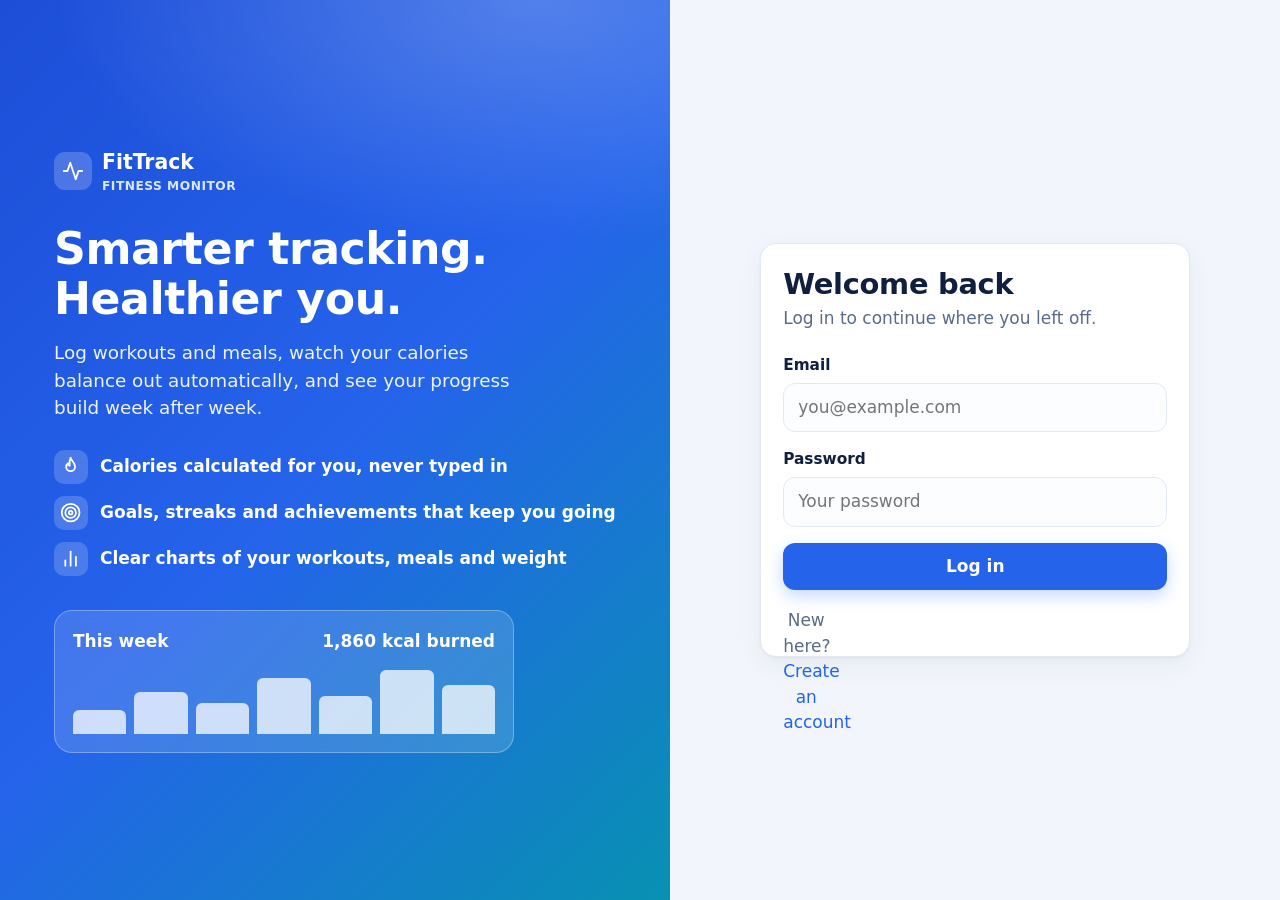
<file: src/main/resources/static/index.html>
<!DOCTYPE html>
<html lang="en">
<head>
<meta charset="UTF-8">
<meta name="viewport" content="width=device-width, initial-scale=1">
<title>FitTrack</title>
<script>
  window.location.replace(localStorage.getItem("fms_token") ? "dashboard.html" : "login.html");
</script>
</head>
<body></body>
</html>
</file>
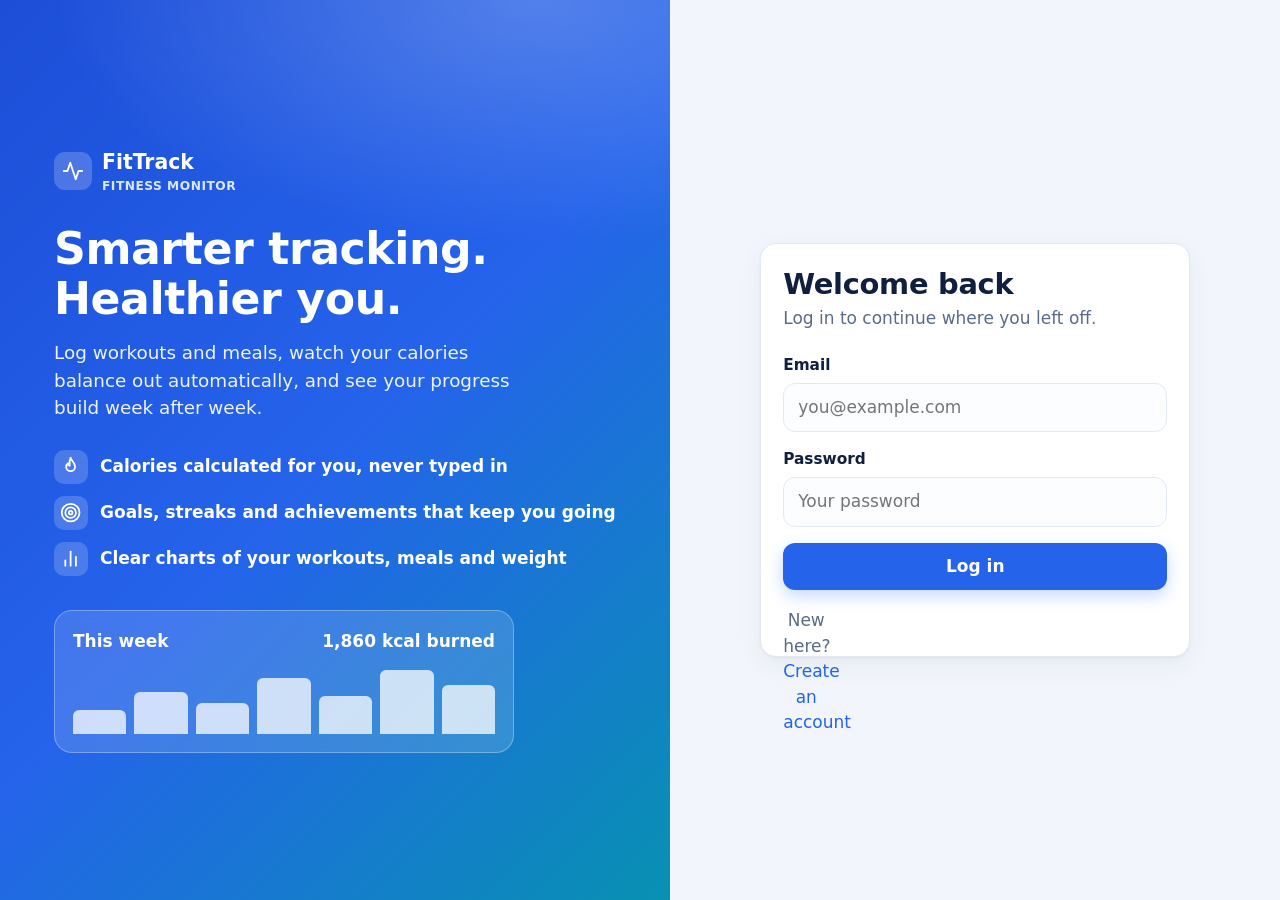
<file: src/main/resources/static/dashboard.html>
<!DOCTYPE html>
<html lang="en">
<head>
<meta charset="UTF-8">
<meta name="viewport" content="width=device-width, initial-scale=1">
<title>Dashboard | FitTrack</title>
<link rel="stylesheet" href="css/style.css">
</head>
<body data-page="dashboard">
<div id="content" hidden>
  <div id="state"></div>
  <div id="view" class="hide">
    <div class="hero">
      <div>
        <h1 id="greeting"></h1>
        <p id="hero-line"></p>
      </div>
      <div class="hero-stats" id="hero-stats"></div>
    </div>

    <div class="grid g4 mt" id="tiles"></div>

    <div class="grid g-main mt">
      <div class="stack">
        <div class="card">
          <div class="card-head"><h2>Today's balance</h2><span class="sub" id="balance-note"></span></div>
          <div class="rings" id="rings"></div>
        </div>
        <div class="card">
          <div class="card-head"><h2>Last 7 days</h2><span class="sub">Calories eaten vs burned</span></div>
          <div class="chart-box"><canvas id="weekChart"></canvas></div>
        </div>
        <div class="grid g2">
          <div class="card">
            <div class="card-head"><h2>Recent workouts</h2><a href="workout.html">View all</a></div>
            <div class="list" id="recent-workouts"></div>
          </div>
          <div class="card">
            <div class="card-head"><h2>Recent meals</h2><a href="diet.html">View all</a></div>
            <div class="list" id="recent-meals"></div>
          </div>
        </div>
      </div>

      <div class="stack">
        <div class="card">
          <div class="card-head"><h2>Insights for you</h2></div>
          <div class="insights" id="insights"></div>
        </div>
        <div class="card">
          <div class="card-head"><h2>Water</h2><span class="sub" id="water-note"></span></div>
          <div class="water-glasses" id="glasses"></div>
          <div class="progress teal"><i id="water-bar" style="width:0"></i></div>
          <div class="chips mt">
            <button class="chip" data-ml="250" type="button">+250 ml</button>
            <button class="chip" data-ml="500" type="button">+500 ml</button>
            <button class="chip" id="water-undo" type="button">Undo last</button>
          </div>
        </div>
        <div class="card">
          <div class="card-head"><h2>Today's activity</h2></div>
          <div class="form-grid">
            <div class="field"><label for="steps">Steps</label><input id="steps" type="number" min="0" max="100000" inputmode="numeric"></div>
            <div class="field"><label for="active">Active minutes</label><input id="active" type="number" min="0" max="1440" inputmode="numeric"></div>
          </div>
          <button class="btn secondary block" id="save-activity" type="button">Save activity</button>
        </div>
        <div class="card">
          <div class="card-head"><h2>Macros today</h2></div>
          <div id="macros"></div>
        </div>
      </div>
    </div>

    <div class="grid g2 mt">
      <div class="card">
        <div class="card-head"><h2>Streaks</h2></div>
        <div class="streaks" id="streaks"></div>
        <div class="card-head mt"><h2>This week</h2><span class="sub" id="week-note"></span></div>
        <div class="progress green"><i id="week-bar" style="width:0"></i></div>
        <div class="stat-pills mt" id="week-pills"></div>
      </div>
      <div class="card">
        <div class="card-head"><h2>Weight trend</h2><span class="sub" id="weight-note"></span></div>
        <div class="chart-box short"><canvas id="weightChart"></canvas></div>
      </div>
    </div>

    <div class="card mt">
      <div class="card-head"><h2>Achievements</h2><span class="sub" id="achv-note"></span></div>
      <div class="badges" id="badges"></div>
    </div>
  </div>
</div>

<script src="js/vendor/chart.umd.js"></script>
<script src="js/icons.js"></script>
<script src="js/api.js"></script>
<script src="js/layout.js"></script>
<script src="js/charts.js"></script>
<script>
const ACHIEVEMENT_ICONS = {
  "first-workout": "dumbbell", "five-workouts": "dumbbell", "twenty-five-workouts": "trophy", "thousand-kcal": "flame",
  "streak-3": "zap", "streak-7": "zap", "first-meal": "utensils", "ten-meals": "utensils", "hydration": "droplet",
  "step-goal": "steps", "weigh-in": "scale", "halfway": "target"
};

function greeting() {
  const h = new Date().getHours();
  return h < 12 ? "Good morning" : h < 17 ? "Good afternoon" : "Good evening";
}

function showSkeleton() {
  document.getElementById("state").innerHTML =
    '<div class="skeleton skel-card"></div><div class="grid g4 mt"><div class="skeleton skel-card"></div><div class="skeleton skel-card"></div><div class="skeleton skel-card"></div><div class="skeleton skel-card"></div></div><div class="skeleton skel-tall mt"></div>';
}

function renderTiles(s) {
  const tiles = [
    ["flame", "tone-orange", "Calories eaten", num(s.caloriesEatenToday), "kcal", "Target " + num(s.calorieTarget) + " kcal"],
    ["zap", "tone-red", "Calories burned", num(s.caloriesBurnedToday), "kcal", num(s.workoutMinutesToday) + " min of workouts"],
    ["steps", "tone-green", "Steps", num(s.stepsToday), "", "Goal " + num(s.stepGoal)],
    ["heart", "tone-violet", "BMI", num(s.bmi, 1), "", s.bmiCategory]
  ];
  document.getElementById("tiles").innerHTML = tiles.map((t) =>
    '<div class="card stat"><div class="stat-icon ' + t[1] + '">' + icon(t[0]) + '</div><div><div class="label">' + t[2] +
    '</div><div class="value">' + t[3] + (t[4] ? "<small>" + t[4] + "</small>" : "") + '</div><div class="note">' + esc(t[5]) + "</div></div></div>").join("");
}

function renderRings(s) {
  const eatenPct = s.calorieTarget ? (s.caloriesEatenToday / s.calorieTarget) * 100 : 0;
  const left = s.remainingCalories;
  const rings = [
    [eatenPct, eatenPct > 105 ? PALETTE.red : PALETTE.orange, num(Math.abs(left)), left >= 0 ? "kcal left" : "kcal over", "Calories", num(s.caloriesEatenToday) + " eaten"],
    [(s.weeklyWorkoutCount / s.weeklyWorkoutGoal) * 100, PALETTE.green, s.weeklyWorkoutCount + "/" + s.weeklyWorkoutGoal, "workouts", "Weekly goal", num(s.weeklyMinutes) + " min"],
    [(s.waterTodayMl / s.waterGoalMl) * 100, PALETTE.teal, num(s.waterTodayMl / 1000, 1) + "L", "of " + num(s.waterGoalMl / 1000, 1) + "L", "Hydration", ""],
    [(s.stepsToday / s.stepGoal) * 100, PALETTE.blue, num(s.stepsToday), "steps", "Step goal", "Goal " + num(s.stepGoal)]
  ];
  document.getElementById("rings").innerHTML = rings.map((r) =>
    '<div class="ring-item">' + ringHtml(r[0], r[1], r[2], r[3]) + '<div class="cap">' + r[4] + (r[5] ? "<span>" + r[5] + "</span>" : "") + "</div></div>").join("");
  document.getElementById("balance-note").textContent =
    "Target " + num(s.calorieTarget) + " kcal, plus " + num(s.caloriesBurnedToday) + " burned";
}

function renderLists(s) {
  const exercises = (catalogCache.exercises || []);
  const artFor = (name) => (exercises.find((e) => e.name === name) || {}).icon || "🏃";
  const foods = (catalogCache.foods || []);
  const foodArt = (name) => (foods.find((f) => f.name === name) || {}).icon || "🍽️";

  document.getElementById("recent-workouts").innerHTML = s.recentWorkouts.length
    ? s.recentWorkouts.map((w) =>
        '<div class="row"><div class="art">' + artFor(w.exerciseType) + '</div><div class="grow"><b>' + esc(w.exerciseType) + "</b><span>" +
        prettyDate(w.date) + " · " + w.durationMinutes + " min · " + esc(w.intensity) + '</span></div><div class="end">' + num(w.caloriesBurned) + "<small>kcal</small></div></div>").join("")
    : emptyState("dumbbell", "No workouts yet", "Start one from the Workouts page.");

  document.getElementById("recent-meals").innerHTML = s.recentMeals.length
    ? s.recentMeals.map((m) =>
        '<div class="row"><div class="art">' + foodArt(m.foodName) + '</div><div class="grow"><b>' + esc(m.foodName) + "</b><span>" +
        prettyDate(m.date) + " · " + esc(m.mealType) + '</span></div><div class="end">' + num(m.calories) + "<small>kcal</small></div></div>").join("")
    : emptyState("utensils", "No meals yet", "Log your first meal from the Nutrition page.");
}

function renderRest(s) {
  const insightIcon = { good: "check", warn: "alert", tip: "info" };
  document.getElementById("insights").innerHTML = s.insights.map((i) =>
    '<div class="insight ' + i.tone + '">' + icon(insightIcon[i.tone] || "info") + "<div><b>" + esc(i.title) + "</b><span>" + esc(i.text) + "</span></div></div>").join("");

  const glassCount = Math.max(1, Math.round(s.waterGoalMl / 250));
  const filled = s.waterTodayMl / 250;
  let glasses = "";
  for (let i = 0; i < glassCount; i++) {
    const cls = filled >= i + 1 ? "full" : filled >= i + 0.5 ? "half" : "";
    glasses += '<div class="glass ' + cls + '"><i></i></div>';
  }
  document.getElementById("glasses").innerHTML = glasses;
  document.getElementById("water-bar").style.width = Math.min(100, (s.waterTodayMl / s.waterGoalMl) * 100) + "%";
  document.getElementById("water-note").textContent = num(s.waterTodayMl) + " of " + num(s.waterGoalMl) + " ml";

  document.getElementById("steps").value = s.stepsToday || "";
  document.getElementById("active").value = s.activeMinutesToday || "";

  document.getElementById("macros").innerHTML =
    meterHtml("Protein", s.proteinToday, s.proteinTargetG, "g", "") +
    meterHtml("Carbs", s.carbsToday, s.carbsTargetG, "g", "orange") +
    meterHtml("Fat", s.fatToday, s.fatTargetG, "g", "red");

  const streakItems = [["Workout", s.streaks.workout], ["Meals", s.streaks.meals], ["Water", s.streaks.water]];
  document.getElementById("streaks").innerHTML = streakItems.map((x) =>
    '<div class="streak ' + (x[1] >= 3 ? "hot" : "") + '">' + icon("flame") + "<b>" + x[1] + "</b><span>" + x[0] + " streak (days)</span></div>").join("");

  const weekPct = Math.min(100, (s.weeklyWorkoutCount / s.weeklyWorkoutGoal) * 100);
  document.getElementById("week-bar").style.width = weekPct + "%";
  document.getElementById("week-note").textContent = s.weeklyWorkoutCount + " of " + s.weeklyWorkoutGoal + " workouts";
  document.getElementById("week-pills").innerHTML =
    '<div class="pill-stat"><b>' + num(s.weeklyMinutes) + "</b><span>Minutes</span></div>" +
    '<div class="pill-stat"><b>' + num(s.weeklyCaloriesBurned) + "</b><span>kcal burned</span></div>" +
    '<div class="pill-stat"><b>' + s.weeklyActiveDays + "</b><span>Active days</span></div>";

  const unlocked = s.achievements.filter((a) => a.unlocked).length;
  document.getElementById("achv-note").textContent = unlocked + " of " + s.achievements.length + " unlocked";
  document.getElementById("badges").innerHTML = s.achievements.map((a) =>
    '<div class="achv ' + (a.unlocked ? "" : "locked") + '"><div class="medal">' + icon(ACHIEVEMENT_ICONS[a.key] || "trophy") + "</div><b>" +
    esc(a.name) + "</b><span>" + esc(a.description) + "</span></div>").join("");
}

function renderCharts(s) {
  drawChart("weekChart", {
    type: "bar",
    data: {
      labels: s.week.map((d) => shortDay(d.date)),
      datasets: [
        { label: "Eaten", data: s.week.map((d) => d.caloriesEaten), backgroundColor: PALETTE.orange, borderRadius: 6 },
        { label: "Burned", data: s.week.map((d) => d.caloriesBurned), backgroundColor: PALETTE.blue, borderRadius: 6 }
      ]
    },
    options: { scales: axisOptions(), plugins: { legend: { position: "bottom", labels: { usePointStyle: true } } } }
  });

  const history = s.weightHistory;
  document.getElementById("weight-note").textContent = s.targetWeight
    ? "Now " + num(s.currentWeight, 1) + " kg, target " + num(s.targetWeight, 1) + " kg"
    : "Now " + num(s.currentWeight, 1) + " kg";
  const datasets = [{
    label: "Weight (kg)", data: history.map((h) => h.weightKg), borderColor: PALETTE.violet, backgroundColor: "rgba(124,77,255,.12)",
    fill: true, tension: .3, pointRadius: 4, pointBackgroundColor: PALETTE.violet
  }];
  if (s.targetWeight) {
    datasets.push({ label: "Target", data: history.map(() => s.targetWeight), borderColor: PALETTE.green, borderDash: [6, 6], pointRadius: 0 });
  }
  drawChart("weightChart", {
    type: "line",
    data: { labels: history.map((h) => shortDate(h.date)), datasets },
    options: { scales: axisOptions({ beginAtZero: false }), plugins: { legend: { display: false } } }
  });
}

function renderAll(s) {
  document.getElementById("greeting").textContent = greeting() + ", " + getFullName().split(" ")[0];
  const goal = s.weightProgressPct;
  document.getElementById("hero-line").textContent =
    s.caloriesEatenToday === 0 && s.caloriesBurnedToday === 0
      ? "Nothing logged yet today. A quick workout or your first meal gets the day started."
      : "You have " + num(Math.max(0, s.remainingCalories)) + " kcal left in today's budget" +
        (goal !== null ? " and you are " + num(goal) + "% of the way to your target weight." : ".");
  document.getElementById("hero-stats").innerHTML =
    '<div class="hero-stat"><span>Daily target</span><b>' + num(s.calorieTarget) + ' kcal</b></div>' +
    '<div class="hero-stat"><span>Workout streak</span><b>' + s.streaks.workout + (s.streaks.workout === 1 ? ' day' : ' days') + '</b></div>' +
    '<div class="hero-stat"><span>BMR</span><b>' + num(s.bmr) + ' kcal</b></div>';
  renderTiles(s);
  renderRings(s);
  renderLists(s);
  renderRest(s);
  renderCharts(s);
}

async function load() {
  showSkeleton();
  try {
    await Promise.all([loadCatalog("exercises"), loadCatalog("foods")]);
    const s = await apiGet("/dashboard");
    document.getElementById("state").innerHTML = "";
    document.getElementById("view").classList.remove("hide");
    renderAll(s);
  } catch (err) {
    document.getElementById("view").classList.add("hide");
    if (/profile/i.test(err.message)) {
      document.getElementById("state").innerHTML =
        '<div class="card">' + emptyState("user", "Set up your profile first", "We need your age, height, weight and goal to calculate your calorie target and BMI.") +
        '<div class="right" style="text-align:center"><a class="btn" href="profile.html">Complete profile</a></div></div>';
    } else {
      document.getElementById("state").innerHTML =
        '<div class="card">' + emptyState("alert", "Could not load your dashboard", err.message) +
        '<div style="text-align:center"><button class="btn" onclick="load()">Try again</button></div></div>';
    }
  }
}

async function refreshQuiet() {
  try {
    renderAll(await apiGet("/dashboard"));
  } catch (err) {
    toast(err.message, "error");
  }
}

document.addEventListener("DOMContentLoaded", () => {
  if (!getToken()) return;
  document.querySelectorAll("[data-ml]").forEach((b) => b.addEventListener("click", async () => {
    try {
      await apiPost("/water", { amountMl: Number(b.dataset.ml) });
      toast("Added " + b.dataset.ml + " ml of water", "success");
      refreshQuiet();
    } catch (err) { toast(err.message, "error"); }
  }));
  document.getElementById("water-undo").addEventListener("click", async () => {
    try {
      await apiDelete("/water/last");
      refreshQuiet();
    } catch (err) { toast(err.message, "error"); }
  });
  document.getElementById("save-activity").addEventListener("click", async () => {
    const steps = parseInt(document.getElementById("steps").value || "0", 10);
    const activeMinutes = parseInt(document.getElementById("active").value || "0", 10);
    try {
      await apiPost("/activity", { steps, activeMinutes });
      toast("Activity saved", "success");
      refreshQuiet();
    } catch (err) { toast(err.message, "error"); }
  });
  load();
});
</script>
</body>
</html>
</file>
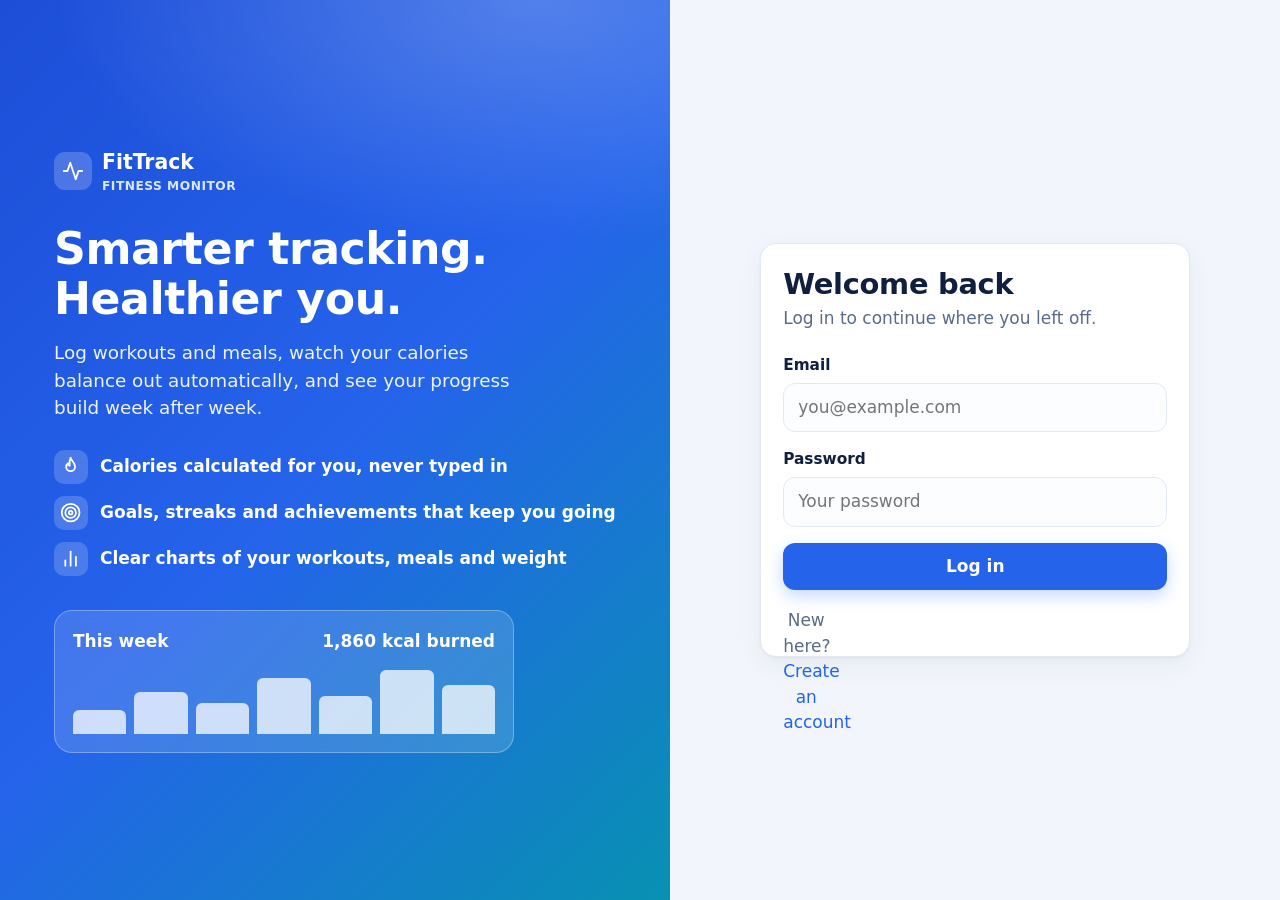
<file: src/main/resources/static/diet.html>
<!DOCTYPE html>
<html lang="en">
<head>
<meta charset="UTF-8">
<meta name="viewport" content="width=device-width, initial-scale=1">
<title>Nutrition | FitTrack</title>
<link rel="stylesheet" href="css/style.css">
</head>
<body data-page="diet">
<div id="content" hidden>
  <div class="page-head">
    <div><h1>Nutrition</h1><p>Choose a food and a portion. Calories and macros are calculated for you.</p></div>
  </div>

  <div class="grid g-main" style="margin-bottom:22px">
    <div class="card">
      <div class="card-head"><h2>Today</h2><span class="sub" id="t-note"></span></div>
      <div class="progress orange"><i id="t-bar" style="width:0"></i></div>
      <div class="stat-pills mt" id="t-pills"></div>
    </div>
    <div class="card">
      <div class="card-head"><h2>Macro split</h2></div>
      <div class="chart-box short"><canvas id="macroChart"></canvas></div>
    </div>
  </div>

  <div class="tabs" id="tabs">
    <button type="button" data-tab="foods" class="on">Food database</button>
    <button type="button" data-tab="favorites">Favorites</button>
    <button type="button" data-tab="history">Meal history</button>
  </div>

  <section id="tab-foods">
    <div class="toolbar">
      <div class="search"><span id="search-icon"></span><input id="q" type="search" placeholder="Search foods" style="border:1.5px solid var(--line);border-radius:12px;padding:11px 14px 11px 42px;width:100%;background:#fbfdff"></div>
    </div>
    <div class="chips" id="cats" style="margin-bottom:18px"></div>
    <div class="item-grid" id="grid"></div>
  </section>

  <section id="tab-favorites" class="hide"><div class="item-grid" id="fav-grid"></div></section>

  <section id="tab-history" class="hide">
    <div class="card">
      <div class="toolbar">
        <select id="h-range">
          <option value="week">Last 7 days</option><option value="month">Last 30 days</option><option value="all">All time</option>
        </select>
        <select id="h-type"><option value="">All meals</option><option>Breakfast</option><option>Lunch</option><option>Dinner</option><option>Snack</option></select>
        <button class="btn ghost small" id="h-export" type="button"></button>
      </div>
      <div id="h-list"></div>
    </div>
  </section>
</div>

<div class="modal-back" id="portion-modal">
  <div class="modal">
    <h2 id="pm-title"></h2>
    <p class="sub" id="pm-sub"></p>
    <div id="pm-alert" class="alert"></div>
    <div class="field"><label for="pm-servings">Servings</label>
      <div class="stepper"><button type="button" id="pm-minus">-</button><input id="pm-servings" type="number" min="0.25" max="20" step="0.25" value="1"><button type="button" id="pm-plus">+</button></div>
    </div>
    <div class="macro-preview" id="pm-preview"></div>
    <div class="form-grid">
      <div class="field"><label for="pm-type">Meal</label>
        <select id="pm-type"><option>Breakfast</option><option>Lunch</option><option>Dinner</option><option>Snack</option></select></div>
      <div class="field"><label for="pm-date">Date</label><input id="pm-date" type="date"></div>
    </div>
    <div class="modal-actions">
      <button class="btn ghost" type="button" id="pm-cancel">Cancel</button>
      <button class="btn" type="button" id="pm-save">Add to my day</button>
    </div>
  </div>
</div>

<script src="js/vendor/chart.umd.js"></script>
<script src="js/icons.js"></script>
<script src="js/api.js"></script>
<script src="js/layout.js"></script>
<script src="js/charts.js"></script>
<script>
const state = { foods: [], favorites: new Set(), meals: [], category: "All", target: 2000, picked: null };

function defaultMealType() {
  const h = new Date().getHours();
  return h < 11 ? "Breakfast" : h < 16 ? "Lunch" : h < 19 ? "Snack" : "Dinner";
}

function dietBadge(d) {
  return d === "nonveg" ? '<span class="badge red">Non-veg</span>' : d === "egg" ? '<span class="badge orange">Egg</span>' : '<span class="badge green">Veg</span>';
}

function foodCard(f) {
  const fav = state.favorites.has(f.id);
  return '<div class="item"><div class="item-top"><div class="item-art">' + f.icon + '</div>' +
    '<button type="button" class="icon-btn fav ' + (fav ? "on" : "") + '" data-fav="' + f.id + '" aria-label="Favorite">' + icon("star", fav ? "filled" : "") + "</button></div>" +
    "<h3>" + esc(f.name) + '</h3><div class="meta">' + dietBadge(f.diet) + '<span class="badge blue">' + esc(f.category) + "</span></div>" +
    '<div class="facts">' + num(f.calories) + " kcal per " + esc(f.serving) + "<br>P " + f.protein + " g · C " + f.carbs + " g · F " + f.fat + ' g</div>' +
    '<button type="button" class="btn" data-add="' + f.id + '">' + icon("plus") + " Add</button></div>";
}

function renderFoods() {
  const q = document.getElementById("q").value.trim().toLowerCase();
  const list = state.foods.filter((f) => (state.category === "All" || f.category === state.category) && (!q || f.name.toLowerCase().includes(q)));
  document.getElementById("grid").innerHTML = list.length ? list.map(foodCard).join("") : emptyState("search", "No foods match", "Try a different search or category.");
  const favs = state.foods.filter((f) => state.favorites.has(f.id));
  document.getElementById("fav-grid").innerHTML = favs.length ? favs.map(foodCard).join("") : emptyState("star", "No favorites yet", "Tap the star on a food to keep it here.");
}

function renderCategories() {
  const cats = ["All"].concat([...new Set(state.foods.map((f) => f.category))]);
  document.getElementById("cats").innerHTML = cats.map((c) =>
    '<button type="button" class="chip ' + (c === state.category ? "on" : "") + '" data-cat="' + c + '">' + c + "</button>").join("");
}

function renderToday() {
  const today = isoDate();
  const meals = state.meals.filter((m) => m.date === today);
  const sum = (k) => meals.reduce((s, m) => s + m[k], 0);
  const kcal = sum("calories");
  document.getElementById("t-note").textContent = num(kcal) + " of " + num(state.target) + " kcal";
  document.getElementById("t-bar").style.width = Math.min(100, (kcal / state.target) * 100) + "%";
  document.getElementById("t-pills").innerHTML =
    '<div class="pill-stat"><b>' + num(Math.max(0, state.target - kcal)) + "</b><span>kcal remaining</span></div>" +
    '<div class="pill-stat"><b>' + num(sum("protein"), 1) + " g</b><span>Protein</span></div>" +
    '<div class="pill-stat"><b>' + num(sum("carbs"), 1) + " g</b><span>Carbs</span></div>" +
    '<div class="pill-stat"><b>' + num(sum("fat"), 1) + " g</b><span>Fat</span></div>";

  const p = sum("protein") * 4, c = sum("carbs") * 4, f = sum("fat") * 9;
  const empty = p + c + f === 0;
  drawChart("macroChart", {
    type: "doughnut",
    data: {
      labels: ["Protein", "Carbs", "Fat"],
      datasets: [{ data: empty ? [1, 1, 1] : [p, c, f], backgroundColor: empty ? ["#e3eaf4", "#e3eaf4", "#e3eaf4"] : [PALETTE.blue, PALETTE.orange, PALETTE.red], borderWidth: 0 }]
    },
    options: { cutout: "66%", plugins: { legend: { position: "right", labels: { usePointStyle: true } }, tooltip: { enabled: !empty } } }
  });
}

function renderHistory() {
  const range = document.getElementById("h-range").value;
  const type = document.getElementById("h-type").value;
  const cutoff = range === "week" ? isoDate(new Date(Date.now() - 6 * 86400000)) : range === "month" ? isoDate(new Date(Date.now() - 29 * 86400000)) : "";
  const rows = state.meals.filter((m) => (!cutoff || m.date >= cutoff) && (!type || m.mealType === type));
  if (!rows.length) {
    document.getElementById("h-list").innerHTML = emptyState("utensils", "No meals found", "Add a meal from the food database.");
    return;
  }
  const byDay = {};
  rows.forEach((m) => { (byDay[m.date] = byDay[m.date] || []).push(m); });
  const art = (n) => (state.foods.find((f) => f.name === n) || {}).icon || "🍽️";
  document.getElementById("h-list").innerHTML = Object.keys(byDay).sort().reverse().map((d) => {
    const items = byDay[d];
    const total = items.reduce((s, m) => s + m.calories, 0);
    return '<div style="margin-bottom:18px"><div class="card-head" style="margin-bottom:6px"><h3>' + prettyDate(d) + '</h3><span class="sub">' + num(total) + " kcal</span></div><div class=\"list\">" +
      items.map((m) =>
        '<div class="row"><div class="art">' + art(m.foodName) + '</div><div class="grow"><b>' + esc(m.foodName) + "</b><span>" + esc(m.mealType) + " · " + m.servings +
        " serving" + (m.servings === 1 ? "" : "s") + " · P " + num(m.protein, 1) + " C " + num(m.carbs, 1) + " F " + num(m.fat, 1) + '</span></div><div class="end">' + num(m.calories) +
        "<small>kcal</small></div>" + '<button type="button" class="icon-btn" data-del="' + m.id + '" aria-label="Delete">' + icon("trash") + "</button></div>").join("") + "</div></div>";
  }).join("");
}

async function reloadMeals() {
  state.meals = await apiGet("/meals");
  renderToday();
  renderHistory();
}

function openPortion(id, presetServings, presetType) {
  state.picked = state.foods.find((f) => f.id === id);
  const f = state.picked;
  document.getElementById("pm-title").textContent = f.name;
  document.getElementById("pm-sub").textContent = "One serving is " + f.serving;
  document.getElementById("pm-servings").value = presetServings || 1;
  document.getElementById("pm-type").value = presetType || defaultMealType();
  document.getElementById("pm-date").value = isoDate();
  document.getElementById("pm-date").max = isoDate();
  showAlert("pm-alert", "");
  updatePreview();
  openModal("portion-modal");
}

function updatePreview() {
  const f = state.picked;
  const s = parseFloat(document.getElementById("pm-servings").value) || 0;
  const cells = [[f.calories * s, "kcal", 0], [f.protein * s, "protein g", 1], [f.carbs * s, "carbs g", 1], [f.fat * s, "fat g", 1]];
  document.getElementById("pm-preview").innerHTML = cells.map((c) => "<div><b>" + num(c[0], c[2]) + "</b><span>" + c[1] + "</span></div>").join("");
}

async function savePortion() {
  const btn = document.getElementById("pm-save");
  setBusy(btn, true, "Saving...");
  try {
    await apiPost("/meals", {
      foodId: state.picked.id,
      servings: parseFloat(document.getElementById("pm-servings").value),
      mealType: document.getElementById("pm-type").value,
      date: document.getElementById("pm-date").value || null
    });
    closeModal("portion-modal");
    toast(state.picked.name + " added", "success");
    await reloadMeals();
  } catch (err) {
    showAlert("pm-alert", err.message, "error");
  }
  setBusy(btn, false);
}

function switchTab(name) {
  document.querySelectorAll("#tabs button").forEach((b) => b.classList.toggle("on", b.dataset.tab === name));
  ["foods", "favorites", "history"].forEach((t) => document.getElementById("tab-" + t).classList.toggle("hide", t !== name));
}

document.addEventListener("DOMContentLoaded", async () => {
  if (!getToken()) return;
  const si = document.getElementById("search-icon");
  si.innerHTML = icon("search");
  si.style.cssText = "position:absolute;left:14px;top:50%;transform:translateY(-50%);color:var(--muted);display:flex";
  document.getElementById("h-export").innerHTML = icon("download") + " Export CSV";

  try {
    const [foods, favorites, meals, profile] = await Promise.all([loadCatalog("foods"), apiGet("/favorites"), apiGet("/meals"), apiGet("/profile")]);
    if (!profile) { window.location.href = "profile.html?welcome=1"; return; }
    state.foods = foods;
    state.favorites = new Set(favorites.filter((f) => f.kind === "food").map((f) => f.itemId));
    state.meals = meals;
    state.target = profile.calorieTarget;
  } catch (err) {
    toast(err.message, "error");
    return;
  }

  renderCategories();
  renderFoods();
  renderToday();
  renderHistory();

  document.getElementById("tabs").addEventListener("click", (e) => { if (e.target.dataset.tab) switchTab(e.target.dataset.tab); });
  document.getElementById("cats").addEventListener("click", (e) => {
    if (e.target.dataset.cat) { state.category = e.target.dataset.cat; renderCategories(); renderFoods(); }
  });
  document.getElementById("q").addEventListener("input", renderFoods);

  document.getElementById("content").addEventListener("click", async (e) => {
    const add = e.target.closest("[data-add]");
    if (add) { openPortion(add.dataset.add); return; }
    const fav = e.target.closest("[data-fav]");
    if (fav) {
      try {
        const res = await apiPost("/favorites/food/" + fav.dataset.fav);
        if (res.favorite) state.favorites.add(fav.dataset.fav); else state.favorites.delete(fav.dataset.fav);
        renderFoods();
      } catch (err) { toast(err.message, "error"); }
      return;
    }
    const del = e.target.closest("[data-del]");
    if (del && confirm("Remove this meal from your history?")) {
      try {
        await apiDelete("/meals/" + del.dataset.del);
        toast("Meal removed", "success");
        await reloadMeals();
      } catch (err) { toast(err.message, "error"); }
    }
  });

  document.getElementById("pm-servings").addEventListener("input", updatePreview);
  document.getElementById("pm-minus").addEventListener("click", () => {
    const el = document.getElementById("pm-servings");
    el.value = Math.max(0.25, (parseFloat(el.value) || 1) - 0.25);
    updatePreview();
  });
  document.getElementById("pm-plus").addEventListener("click", () => {
    const el = document.getElementById("pm-servings");
    el.value = Math.min(20, (parseFloat(el.value) || 0) + 0.25);
    updatePreview();
  });
  document.getElementById("pm-cancel").addEventListener("click", () => closeModal("portion-modal"));
  document.getElementById("pm-save").addEventListener("click", savePortion);
  ["h-range", "h-type"].forEach((id) => document.getElementById(id).addEventListener("change", renderHistory));
  document.getElementById("h-export").addEventListener("click", async () => {
    try { await downloadCsv("meals", "meals.csv"); } catch (err) { toast(err.message, "error"); }
  });

  const params = new URLSearchParams(location.search);
  if (params.get("food")) openPortion(params.get("food"), Number(params.get("servings")) || 1, params.get("type"));
});
</script>
</body>
</html>
</file>
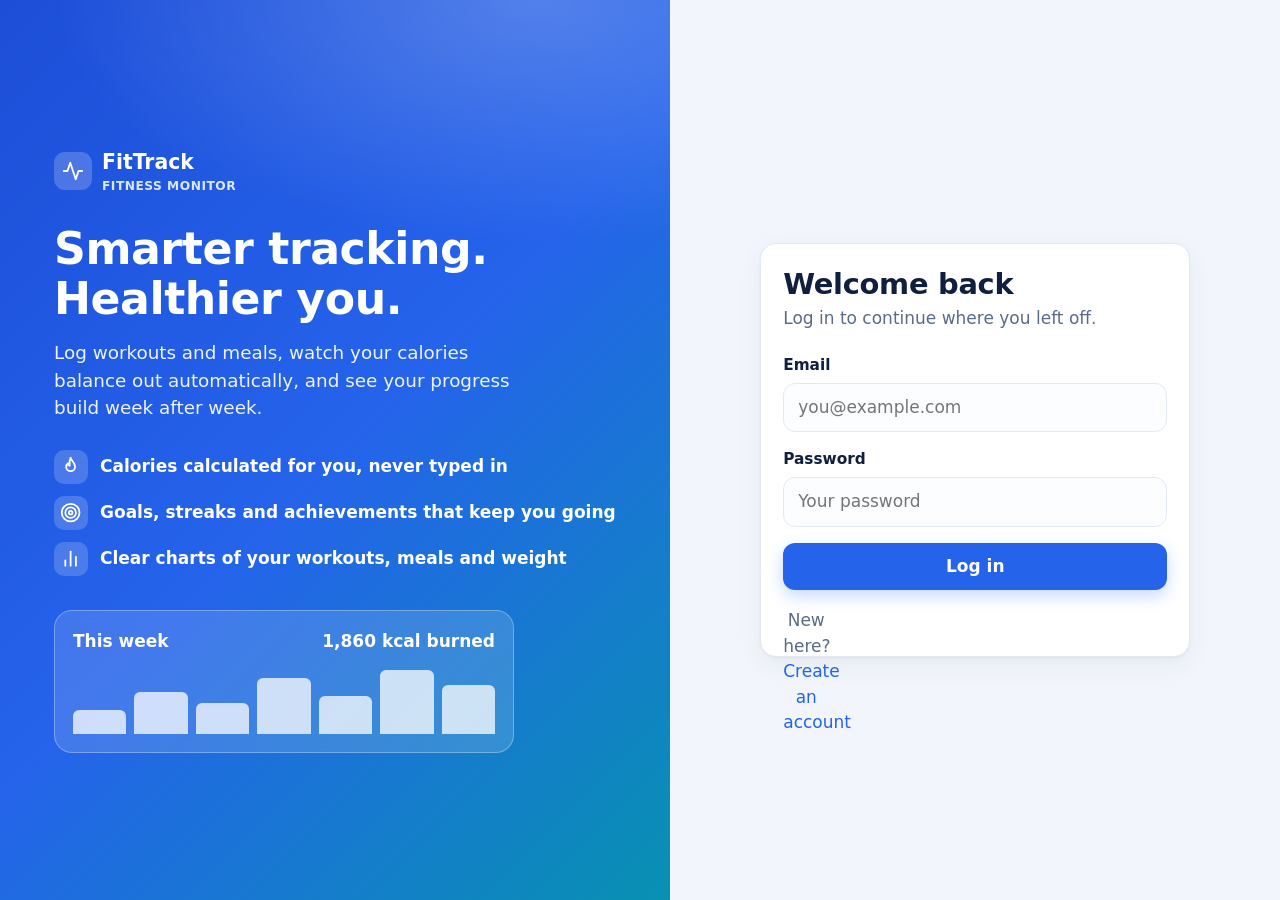
<file: src/main/resources/static/login.html>
<!DOCTYPE html>
<html lang="en">
<head>
<meta charset="UTF-8">
<meta name="viewport" content="width=device-width, initial-scale=1">
<title>Log in | FitTrack</title>
<link rel="stylesheet" href="css/style.css">
</head>
<body>
<div class="auth-wrap">
    <section class="auth-hero">
      <div class="brand" style="color:#fff;padding:0 0 28px"><div class="brand-mark" style="background:rgba(255,255,255,.2)" id="hero-mark"></div><div>FitTrack<small style="color:#dbe7ff">Fitness Monitor</small></div></div>
      <h1>Smarter tracking. Healthier you.</h1>
      <p>Log workouts and meals, watch your calories balance out automatically, and see your progress build week after week.</p>
      <div class="auth-points" id="hero-points"></div>
      <div class="auth-mock">
        <div class="mock-row"><span>This week</span><span>1,860 kcal burned</span></div>
        <div class="bars"><i style="height:35%"></i><i style="height:60%"></i><i style="height:45%"></i><i style="height:80%"></i><i style="height:55%"></i><i style="height:92%"></i><i style="height:70%"></i></div>
      </div>
    </section>
  <section class="auth-form-side">
    <div class="auth-card card">
      <div class="brand auth-brand"><div class="brand-mark" id="form-mark"></div><div>FitTrack</div></div>
      <h2>Welcome back</h2>
      <p class="lead">Log in to continue where you left off.</p>
      <div id="alert" class="alert"></div>
      <form id="form" novalidate>
        <div class="field"><label for="email">Email</label><input id="email" type="email" autocomplete="email" placeholder="you@example.com" required></div>
        <div class="field"><label for="password">Password</label><input id="password" type="password" autocomplete="current-password" placeholder="Your password" required></div>
        <button class="btn block" id="submit" type="submit">Log in</button>
      </form>
      <p class="switch">New here? <a href="register.html">Create an account</a></p>
    </div>
  </section>
</div>
<script src="js/icons.js"></script>
<script src="js/api.js"></script>
<script src="js/auth-art.js"></script>
<script>
  if (getToken()) window.location.replace("dashboard.html");
  if (new URLSearchParams(location.search).get("expired")) {
    showAlert("alert", "Your session has expired. Please log in again.", "info");
  }
  document.getElementById("form").addEventListener("submit", async (e) => {
    e.preventDefault();
    const btn = document.getElementById("submit");
    const email = document.getElementById("email").value.trim();
    const password = document.getElementById("password").value;
    if (!email || !password) {
      showAlert("alert", "Please enter your email and password", "error");
      return;
    }
    setBusy(btn, true, "Logging in...");
    try {
      const data = await apiPost("/auth/login", { email, password });
      saveSession(data);
      window.location.href = "dashboard.html";
    } catch (err) {
      showAlert("alert", err.message, "error");
      setBusy(btn, false);
    }
  });
</script>
</body>
</html>
</file>
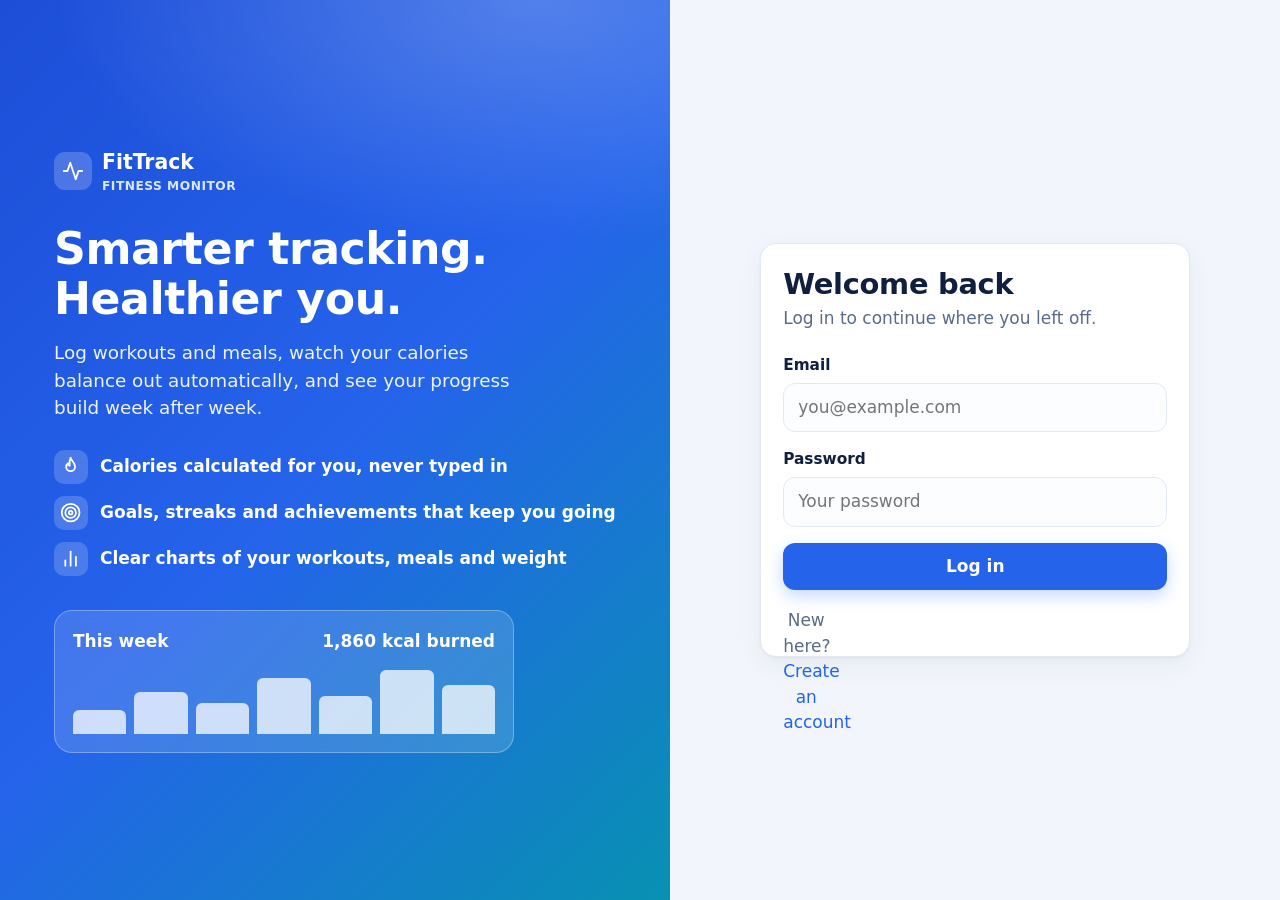
<file: src/main/resources/static/plans.html>
<!DOCTYPE html>
<html lang="en">
<head>
<meta charset="UTF-8">
<meta name="viewport" content="width=device-width, initial-scale=1">
<title>My Plans | FitTrack</title>
<link rel="stylesheet" href="css/style.css">
</head>
<body data-page="plans">
<div id="content" hidden>
  <div class="page-head">
    <div><h1>My plans</h1><p id="lead">Suggestions built from your goal, calorie target and food preference.</p></div>
  </div>
  <div class="tabs" id="tabs">
    <button type="button" data-tab="diet" class="on">Diet plan</button>
    <button type="button" data-tab="workout">Workout plan</button>
  </div>
  <div id="state"></div>
  <section id="tab-diet"></section>
  <section id="tab-workout" class="hide"></section>
</div>
<script src="js/icons.js"></script>
<script src="js/api.js"></script>
<script src="js/layout.js"></script>
<script>
function renderDiet(plan) {
  const meals = plan.meals.map((m) =>
    '<div class="meal-block"><h3>' + esc(m.mealType) + "<span>" + num(m.calories) + " of ~" + num(m.budget) + " kcal</span></h3>" +
    (m.items.length ? m.items.map((i) =>
      '<div class="row"><div class="art">' + i.icon + '</div><div class="grow"><b>' + esc(i.name) + "</b><span>" + i.servings + " × " + esc(i.serving) + " · " + num(i.protein, 1) + " g protein</span></div>" +
      '<div class="end">' + num(i.calories) + "<small>kcal</small></div>" +
      '<a class="btn small secondary" href="diet.html?food=' + encodeURIComponent(i.foodId) + "&servings=" + i.servings + "&type=" + encodeURIComponent(m.mealType) + '">Log</a></div>').join("")
      : emptyState("utensils", "No matching foods", "Nothing in the database fits this meal and your preference.")) + "</div>").join("");
  document.getElementById("tab-diet").innerHTML =
    '<div class="alert info">A sample day of about ' + num(plan.planCalories) + " kcal against your " + num(plan.calorieTarget) + " kcal target for <b>" + esc(plan.goal) + "</b> (" +
    esc(plan.dietaryPreference) + "). Portions are approximate and rotate daily. Tap Log to add an item to today.</div>" +
    '<div class="grid g2">' + meals + "</div>";
}

function renderWorkout(plan) {
  const days = plan.days.map((d) =>
    '<div class="plan-day ' + (d.rest ? "rest" : "") + '"><h3>' + d.day + (d.rest ? "<span>Rest</span>" : "") + "</h3>" +
    (d.rest ? "<div>Recovery day. Light stretching or a walk is plenty.</div>" :
      d.items.map((i) =>
        '<div class="plan-item"><span class="e" style="margin:0;color:inherit">' + i.icon + "</span><a href=\"workout.html?start=" + encodeURIComponent(i.exerciseId) + '">' + esc(i.name) + "</a><span>" + i.minutes + " min · " + esc(i.intensity) + "</span></div>").join("")) + "</div>").join("");
  document.getElementById("tab-workout").innerHTML =
    '<div class="alert info">' + plan.sessionsPerWeek + " sessions a week for <b>" + esc(plan.goal) + "</b>, roughly " + num(plan.estimatedWeeklyCalories) +
    " kcal burned across the week at your current weight. Tap an exercise to start it.</div>" +
    '<div class="grid g3">' + days + "</div>";
}

document.addEventListener("DOMContentLoaded", async () => {
  if (!getToken()) return;
  document.getElementById("tabs").addEventListener("click", (e) => {
    const t = e.target.dataset.tab;
    if (!t) return;
    document.querySelectorAll("#tabs button").forEach((b) => b.classList.toggle("on", b.dataset.tab === t));
    document.getElementById("tab-diet").classList.toggle("hide", t !== "diet");
    document.getElementById("tab-workout").classList.toggle("hide", t !== "workout");
  });
  document.getElementById("state").innerHTML = '<div class="skeleton skel-tall"></div>';
  try {
    const [diet, workout] = await Promise.all([apiGet("/recommendations/diet"), apiGet("/recommendations/workout")]);
    document.getElementById("state").innerHTML = "";
    renderDiet(diet);
    renderWorkout(workout);
  } catch (err) {
    if (/profile/i.test(err.message)) {
      document.getElementById("state").innerHTML = '<div class="card">' + emptyState("user", "Complete your profile first", "Your plans depend on your goal and calorie target.") +
        '<div style="text-align:center"><a class="btn" href="profile.html">Go to profile</a></div></div>';
    } else {
      document.getElementById("state").innerHTML = '<div class="card">' + emptyState("alert", "Could not build your plans", err.message) + "</div>";
    }
  }
});
</script>
</body>
</html>
</file>
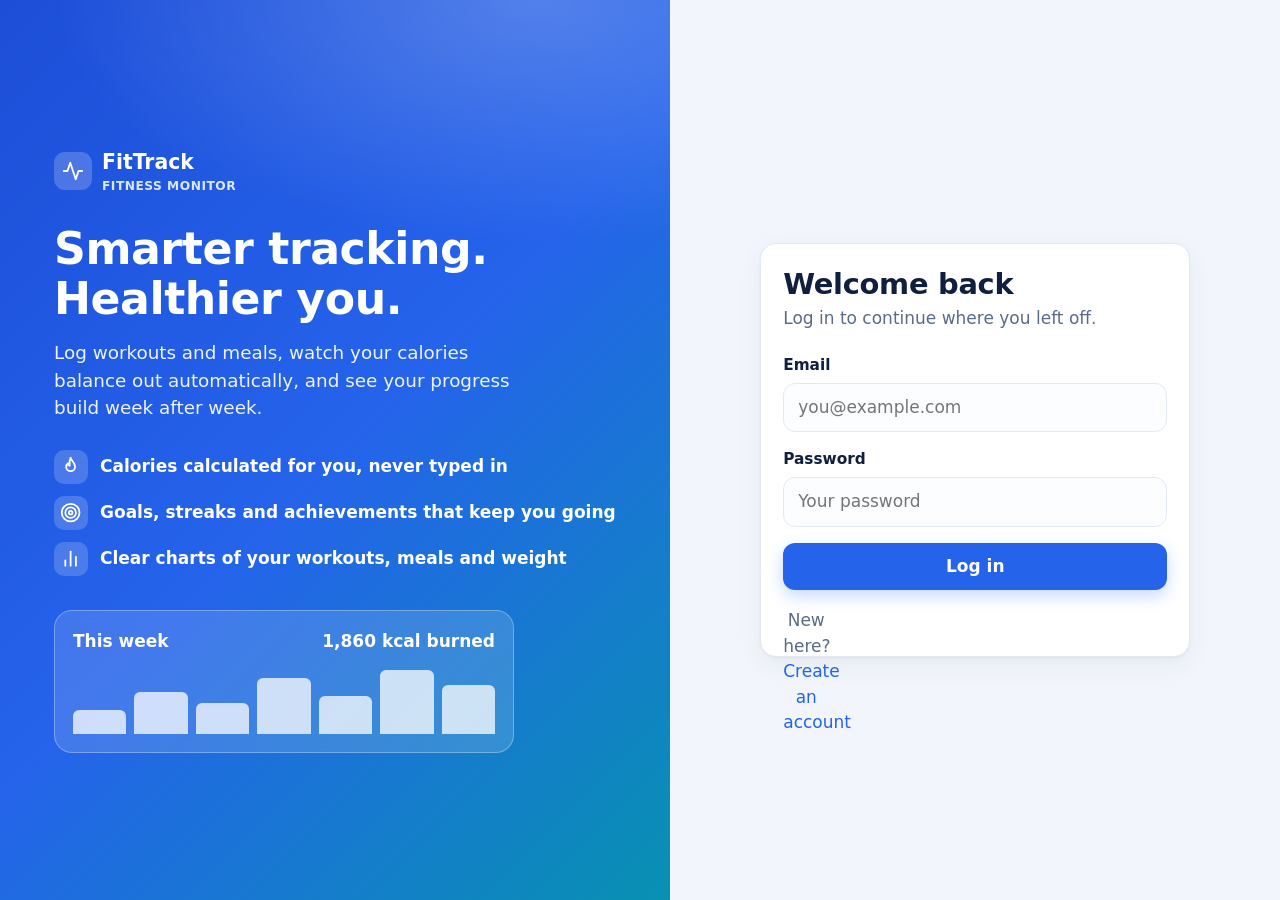
<file: src/main/resources/static/profile.html>
<!DOCTYPE html>
<html lang="en">
<head>
<meta charset="UTF-8">
<meta name="viewport" content="width=device-width, initial-scale=1">
<title>Profile & Goals | FitTrack</title>
<link rel="stylesheet" href="css/style.css">
</head>
<body data-page="profile">
<div id="content" hidden>
  <div class="page-head">
    <div><h1>Profile &amp; goals</h1><p>Your details drive every number in the app, from BMI to your daily calorie target.</p></div>
  </div>
  <div id="welcome" class="alert info hide">Welcome! Fill in your details once and your dashboard, calorie target and plans will be ready.</div>

  <div class="grid g-main">
    <div class="stack">
      <div class="card">
        <div class="card-head"><h2>About you</h2></div>
        <div id="p-alert" class="alert"></div>
        <form id="p-form" novalidate>
          <div class="form-grid">
            <div class="field"><label for="age">Age</label><input id="age" type="number" min="10" max="100" inputmode="numeric"></div>
            <div class="field"><label for="gender">Gender</label><select id="gender"><option value="">Select</option><option>Male</option><option>Female</option></select></div>
            <div class="field"><label for="height">Height (cm)</label><input id="height" type="number" min="100" max="250" step="0.1" inputmode="decimal"></div>
            <div class="field"><label for="weight">Weight (kg)</label><input id="weight" type="number" min="25" max="300" step="0.1" inputmode="decimal"></div>
            <div class="field"><label for="activity">Activity level</label>
              <select id="activity"><option value="">Select</option><option>Sedentary</option><option>Lightly Active</option><option>Moderately Active</option><option>Very Active</option></select>
              <span class="hint">Sedentary means little exercise, Very Active means hard training most days.</span></div>
            <div class="field"><label for="goal">Fitness goal</label>
              <select id="goal"><option value="">Select</option><option>Weight Loss</option><option>Weight Gain</option><option>Muscle Gain</option><option>Maintenance</option><option>General Fitness</option></select></div>
            <div class="field"><label for="diet">Food preference</label>
              <select id="diet"><option>Non-Vegetarian</option><option>Eggetarian</option><option>Vegetarian</option></select></div>
            <div class="field"><label for="target">Target weight (kg)</label><input id="target" type="number" min="25" max="300" step="0.1" inputmode="decimal"><span class="hint">Optional. Used to track progress.</span></div>
          </div>
          <button class="btn" id="p-save" type="submit">Save profile</button>
        </form>
      </div>

      <div class="card" id="goals-card">
        <div class="card-head"><h2>Goals</h2></div>
        <div id="g-alert" class="alert"></div>
        <form id="g-form" novalidate>
          <div class="form-grid">
            <div class="field"><label for="g-workouts">Workouts per week</label><input id="g-workouts" type="number" min="1" max="14"></div>
            <div class="field"><label for="g-water">Water per day (ml)</label><input id="g-water" type="number" min="500" max="6000" step="50"></div>
            <div class="field"><label for="g-steps">Steps per day</label><input id="g-steps" type="number" min="1000" max="50000" step="500"></div>
            <div class="field"><label for="g-target">Target weight (kg)</label><input id="g-target" type="number" min="25" max="300" step="0.1"></div>
          </div>
          <button class="btn secondary" id="g-save" type="submit">Update goals</button>
        </form>
        <div id="g-progress" class="mt"></div>
      </div>

      <div class="card">
        <div class="card-head"><h2>Reminders</h2><span class="sub">Work while FitTrack is open in a browser tab</span></div>
        <div id="reminders"></div>
        <button class="btn secondary mt" id="notify-btn" type="button"></button>
      </div>
    </div>

    <div class="stack">
      <div class="card hide" id="results">
        <div class="card-head"><h2>Your numbers</h2></div>
        <div class="stat-pills" id="r-pills"></div>
        <div class="bmi-scale mt"><div class="bmi-marker" id="bmi-marker" style="left:0"></div></div>
        <div class="bmi-labels"><span>Underweight</span><span>Normal</span><span>Overweight</span><span>Obese</span></div>
        <p class="muted mt" id="r-note" style="font-size:.9rem"></p>
      </div>
      <div class="card">
        <div class="card-head"><h2>How we calculate</h2></div>
        <p class="muted" style="font-size:.92rem">BMI is weight divided by height squared. BMR uses the Mifflin-St Jeor equation. Your daily need (TDEE) is BMR times an activity factor, then adjusted for your goal: 500 kcal less to lose weight, 400 more to gain, 250 more for muscle gain. You never type a calorie number yourself.</p>
      </div>
      <div class="card">
        <div class="card-head"><h2>Your data</h2></div>
        <div class="chips">
          <button class="chip" data-export="workouts" type="button">Workouts CSV</button>
          <button class="chip" data-export="meals" type="button">Meals CSV</button>
          <button class="chip" data-export="weight" type="button">Weight CSV</button>
        </div>
        <p class="muted mt" style="font-size:.88rem" id="account"></p>
        <button class="btn danger small mt" id="logout" type="button">Log out</button>
      </div>
    </div>
  </div>
</div>
<script src="js/icons.js"></script>
<script src="js/api.js"></script>
<script src="js/layout.js"></script>
<script>
const $ = (id) => document.getElementById(id);
const REMINDER_LABELS = { water: "Drink water", workout: "Workout", meal: "Log meals" };
let currentProfile = null;

function renderResults(p) {
  $("results").classList.remove("hide");
  $("r-pills").innerHTML =
    '<div class="pill-stat"><b>' + num(p.bmi, 1) + "</b><span>BMI · " + esc(p.bmiCategory) + "</span></div>" +
    '<div class="pill-stat"><b>' + num(p.bmr) + "</b><span>BMR kcal</span></div>" +
    '<div class="pill-stat"><b>' + num(p.tdee) + "</b><span>TDEE kcal</span></div>" +
    '<div class="pill-stat"><b>' + num(p.calorieTarget) + "</b><span>Daily target kcal</span></div>";
  const pos = Math.max(0, Math.min(100, ((p.bmi - 10) / 30) * 100));
  $("bmi-marker").style.left = pos + "%";
  $("r-note").textContent = "Your target of " + num(p.calorieTarget) + " kcal a day is set for " + p.fitnessGoal.toLowerCase() + ".";
}

function fillForms(p) {
  $("age").value = p.age;
  $("gender").value = p.gender;
  $("height").value = p.heightCm;
  $("weight").value = p.weightKg;
  $("activity").value = p.activityLevel;
  $("goal").value = p.fitnessGoal;
  $("diet").value = p.dietaryPreference || "Non-Vegetarian";
  $("target").value = p.targetWeightKg || "";
  $("g-workouts").value = p.weeklyWorkoutGoal;
  $("g-water").value = p.dailyWaterGoalMl;
  $("g-steps").value = p.dailyStepGoal;
  $("g-target").value = p.targetWeightKg || "";
}

async function renderGoalProgress() {
  try {
    const s = await apiGet("/dashboard");
    $("g-progress").innerHTML =
      meter("Workouts this week", s.weeklyWorkoutCount, s.weeklyWorkoutGoal, "", "green") +
      meter("Water today", s.waterTodayMl, s.waterGoalMl, "ml", "teal") +
      meter("Steps today", s.stepsToday, s.stepGoal, "", "") +
      (s.weightProgressPct !== null ? meter("Weight goal", s.weightProgressPct, 100, "%", "orange") : "");
  } catch (e) {
    $("g-progress").innerHTML = "";
  }
}

function meter(label, value, goal, unit, tone) {
  const pct = goal > 0 ? Math.min(100, (value / goal) * 100) : 0;
  return '<div class="meter-row"><div class="meter-top"><span>' + label + "</span><span>" + num(value) + " / " + num(goal) + (unit ? " " + unit : "") +
    '</span></div><div class="progress ' + tone + '"><i style="width:' + pct + '%"></i></div></div>';
}

function renderReminders() {
  const r = getReminders();
  $("reminders").innerHTML = Object.keys(r).map((k) =>
    '<div class="reminder-row"><div class="grow"><b>' + REMINDER_LABELS[k] + '</b></div><input type="time" data-time="' + k + '" value="' + r[k].time + '">' +
    '<label class="switch"><input type="checkbox" data-on="' + k + '" ' + (r[k].on ? "checked" : "") + '><span></span></label></div>').join("");
  const supported = "Notification" in window;
  const perm = supported ? Notification.permission : "denied";
  $("notify-btn").innerHTML = icon("bell") + (perm === "granted" ? " Browser notifications are on" : " Allow browser notifications");
  $("notify-btn").disabled = !supported || perm === "granted";
}

async function loadProfile() {
  try {
    const [profile, me] = await Promise.all([apiGet("/profile"), apiGet("/auth/me")]);
    $("account").textContent = "Signed in as " + me.fullName + " (" + me.email + ")";
    if (profile) {
      currentProfile = profile;
      fillForms(profile);
      renderResults(profile);
      renderGoalProgress();
    } else {
      $("goals-card").classList.add("hide");
    }
  } catch (err) {
    toast(err.message, "error");
  }
}

document.addEventListener("DOMContentLoaded", () => {
  if (!getToken()) return;
  if (new URLSearchParams(location.search).get("welcome")) $("welcome").classList.remove("hide");
  $("results").classList.add("hide");
  renderReminders();
  loadProfile();

  $("p-form").addEventListener("submit", async (e) => {
    e.preventDefault();
    const btn = $("p-save");
    const body = {
      age: parseInt($("age").value, 10),
      gender: $("gender").value,
      heightCm: parseFloat($("height").value),
      weightKg: parseFloat($("weight").value),
      activityLevel: $("activity").value,
      fitnessGoal: $("goal").value,
      dietaryPreference: $("diet").value,
      targetWeightKg: $("target").value ? parseFloat($("target").value) : null
    };
    if (!(body.age > 0) || !body.gender || !(body.heightCm > 0) || !(body.weightKg > 0) || !body.activityLevel || !body.fitnessGoal) {
      showAlert("p-alert", "Please fill in age, gender, height, weight, activity level and goal", "error");
      return;
    }
    setBusy(btn, true, "Saving...");
    try {
      const saved = await apiPost("/profile", body);
      showAlert("p-alert", "");
      toast("Profile saved", "success");
      $("welcome").classList.add("hide");
      $("goals-card").classList.remove("hide");
      currentProfile = saved;
      fillForms(saved);
      renderResults(saved);
      renderGoalProgress();
    } catch (err) {
      showAlert("p-alert", err.message, "error");
    }
    setBusy(btn, false);
  });

  $("g-form").addEventListener("submit", async (e) => {
    e.preventDefault();
    const btn = $("g-save");
    setBusy(btn, true, "Saving...");
    try {
      const saved = await apiPut("/profile/goals", {
        weeklyWorkoutGoal: parseInt($("g-workouts").value, 10),
        dailyWaterGoalMl: parseInt($("g-water").value, 10),
        dailyStepGoal: parseInt($("g-steps").value, 10),
        targetWeightKg: $("g-target").value ? parseFloat($("g-target").value) : null
      });
      showAlert("g-alert", "");
      toast("Goals updated", "success");
      currentProfile = saved;
      fillForms(saved);
      renderGoalProgress();
    } catch (err) {
      showAlert("g-alert", err.message, "error");
    }
    setBusy(btn, false);
  });

  $("reminders").addEventListener("change", (e) => {
    const r = getReminders();
    if (e.target.dataset.on) {
      r[e.target.dataset.on].on = e.target.checked;
      r[e.target.dataset.on].lastFired = null;
      if (e.target.checked && "Notification" in window && Notification.permission === "default") {
        Notification.requestPermission().then(renderReminders);
      }
    }
    if (e.target.dataset.time) {
      r[e.target.dataset.time].time = e.target.value;
      r[e.target.dataset.time].lastFired = null;
    }
    saveReminders(r);
    toast("Reminder saved", "success");
  });

  $("notify-btn").addEventListener("click", () => {
    Notification.requestPermission().then(renderReminders);
  });

  document.querySelectorAll("[data-export]").forEach((b) => b.addEventListener("click", async () => {
    try { await downloadCsv(b.dataset.export, b.dataset.export + ".csv"); } catch (err) { toast(err.message, "error"); }
  }));
  $("logout").addEventListener("click", logout);
});
</script>
</body>
</html>
</file>
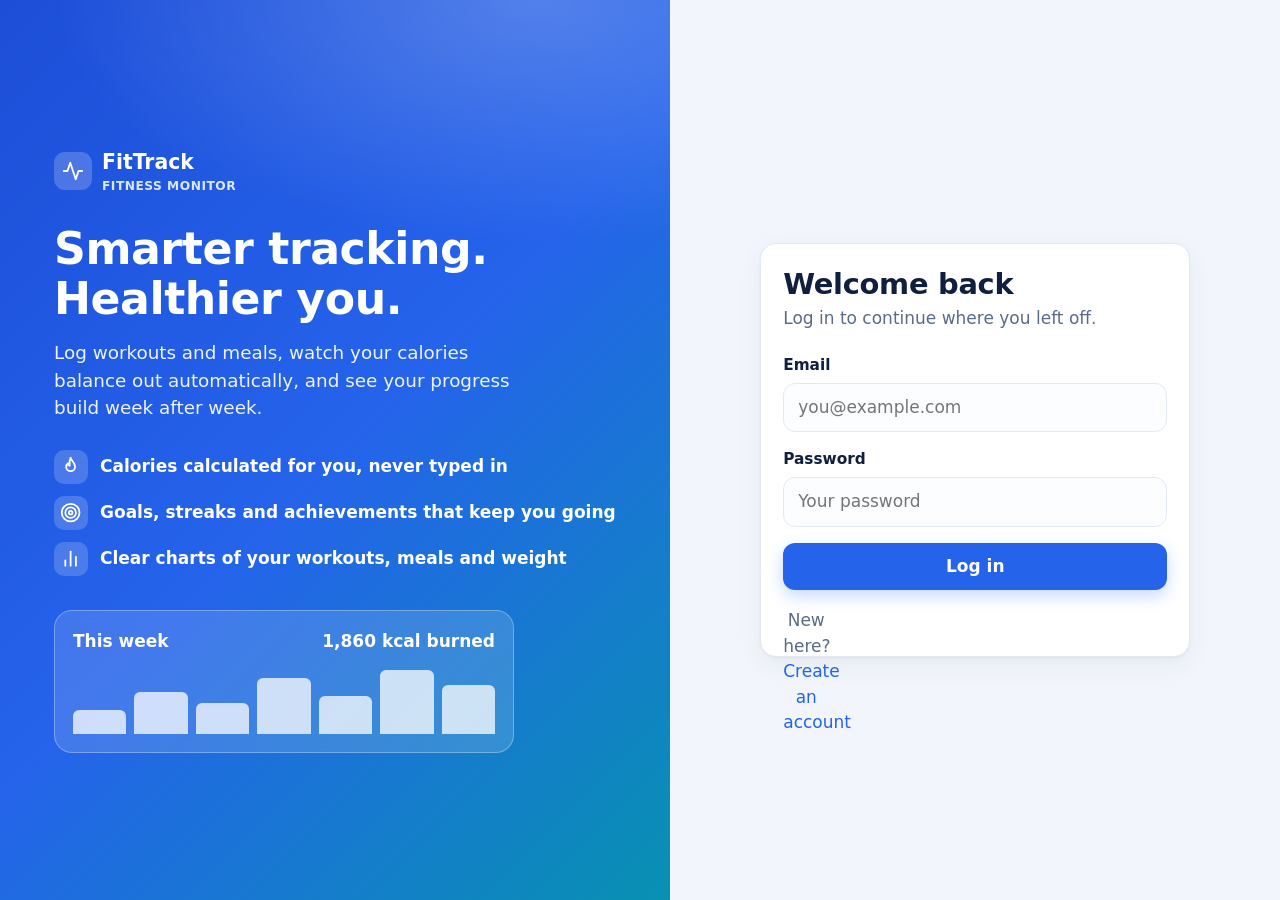
<file: src/main/resources/static/progress.html>
<!DOCTYPE html>
<html lang="en">
<head>
<meta charset="UTF-8">
<meta name="viewport" content="width=device-width, initial-scale=1">
<title>Progress | FitTrack</title>
<link rel="stylesheet" href="css/style.css">
</head>
<body data-page="progress">
<div id="content" hidden>
  <div class="page-head">
    <div><h1>Progress</h1><p>See how your training, food and weight are trending.</p></div>
    <div class="head-actions">
      <select id="range" style="border:1.5px solid var(--line);border-radius:12px;padding:10px 14px;background:#fff">
        <option value="7">Last 7 days</option><option value="30" selected>Last 30 days</option><option value="90">Last 90 days</option>
      </select>
    </div>
  </div>
  <div id="state"></div>
  <div id="view" class="hide">
    <div class="grid g4" id="kpis"></div>
    <div class="grid g2 mt">
      <div class="card"><div class="card-head"><h2>Calories burned</h2><span class="sub">Per day</span></div><div class="chart-box"><canvas id="burnChart"></canvas></div></div>
      <div class="card"><div class="card-head"><h2>Workout duration</h2><span class="sub">Minutes per day</span></div><div class="chart-box"><canvas id="minChart"></canvas></div></div>
      <div class="card"><div class="card-head"><h2>Calories eaten</h2><span class="sub" id="eaten-note"></span></div><div class="chart-box"><canvas id="eatChart"></canvas></div></div>
      <div class="card"><div class="card-head"><h2>Weekly frequency</h2><span class="sub">Workouts per week</span></div><div class="chart-box"><canvas id="freqChart"></canvas></div></div>
      <div class="card"><div class="card-head"><h2>Calories by exercise</h2></div><div class="chart-box"><canvas id="exChart"></canvas></div></div>
      <div class="card"><div class="card-head"><h2>Intensity mix</h2></div><div class="chart-box"><canvas id="intChart"></canvas></div></div>
      <div class="card"><div class="card-head"><h2>Steps</h2><span class="sub" id="steps-note"></span></div><div class="chart-box"><canvas id="stepChart"></canvas></div></div>
      <div class="card"><div class="card-head"><h2>Water</h2><span class="sub" id="water-note"></span></div><div class="chart-box"><canvas id="waterChart"></canvas></div></div>
    </div>
    <div class="grid g-main mt">
      <div class="card">
        <div class="card-head"><h2>Weight history</h2><span class="sub" id="weight-note"></span></div>
        <div class="chart-box tall"><canvas id="weightChart"></canvas></div>
      </div>
      <div class="card">
        <div class="card-head"><h2>Record your weight</h2></div>
        <div id="w-alert" class="alert"></div>
        <div class="field"><label for="w-input">Weight today (kg)</label><input id="w-input" type="number" step="0.1" min="25" max="300" inputmode="decimal"></div>
        <button class="btn block" id="w-save" type="button">Save weight</button>
        <p class="hint muted mt" style="font-size:.85rem">Saving a new weight also updates your BMI, BMR and daily calorie target.</p>
        <div id="w-bmi" class="mt"></div>
      </div>
    </div>
  </div>
</div>
<script src="js/vendor/chart.umd.js"></script>
<script src="js/icons.js"></script>
<script src="js/api.js"></script>
<script src="js/layout.js"></script>
<script src="js/charts.js"></script>
<script>
const ctx = { profile: null };

function weekKey(iso) {
  const d = parseDay(iso);
  const monday = new Date(d.getFullYear(), d.getMonth(), d.getDate() - ((d.getDay() + 6) % 7));
  return isoDate(monday);
}

function lineOpts(extra) {
  return { scales: axisOptions(extra), plugins: { legend: { display: false } } };
}

function renderAnalytics(a, summary) {
  const days = a.days;
  const labels = days.map((d) => (days.length > 31 ? shortDate(d.date) : days.length > 10 ? shortDate(d.date) : shortDay(d.date)));
  const sum = (k) => days.reduce((s, d) => s + d[k], 0);
  const active = days.filter((d) => d.workouts > 0).length;
  const eatenDays = days.filter((d) => d.caloriesEaten > 0);
  const kpis = [
    ["flame", "tone-orange", "Calories burned", num(sum("caloriesBurned")), "kcal"],
    ["dumbbell", "tone-blue", "Workouts", num(sum("workouts")), active + " active days"],
    ["clock", "tone-green", "Training time", num(sum("workoutMinutes")), "minutes"],
    ["utensils", "tone-violet", "Avg. intake", eatenDays.length ? num(sum("caloriesEaten") / eatenDays.length) : "0", "kcal on logged days"]
  ];
  document.getElementById("kpis").innerHTML = kpis.map((k) =>
    '<div class="card stat"><div class="stat-icon ' + k[1] + '">' + icon(k[0]) + '</div><div><div class="label">' + k[2] + '</div><div class="value">' + k[3] + '</div><div class="note">' + k[4] + "</div></div></div>").join("");

  drawChart("burnChart", { type: "bar", data: { labels, datasets: [{ data: days.map((d) => d.caloriesBurned), backgroundColor: PALETTE.blue, borderRadius: 5 }] }, options: lineOpts() });
  drawChart("minChart", { type: "line", data: { labels, datasets: [{ data: days.map((d) => d.workoutMinutes), borderColor: PALETTE.green, backgroundColor: "rgba(15,157,107,.12)", fill: true, tension: .3, pointRadius: days.length > 31 ? 0 : 3 }] }, options: lineOpts() });

  document.getElementById("eaten-note").textContent = "Target " + num(ctx.profile.calorieTarget) + " kcal";
  drawChart("eatChart", {
    type: "line",
    data: { labels, datasets: [
      { label: "Eaten", data: days.map((d) => d.caloriesEaten), borderColor: PALETTE.orange, backgroundColor: "rgba(232,131,12,.12)", fill: true, tension: .3, pointRadius: days.length > 31 ? 0 : 3 },
      { label: "Target", data: days.map(() => ctx.profile.calorieTarget), borderColor: PALETTE.green, borderDash: [6, 6], pointRadius: 0 }
    ] },
    options: { scales: axisOptions(), plugins: { legend: { position: "bottom", labels: { usePointStyle: true } } } }
  });

  const weeks = {};
  days.forEach((d) => { const k = weekKey(d.date); weeks[k] = (weeks[k] || 0) + d.workouts; });
  const wk = Object.keys(weeks).sort();
  drawChart("freqChart", {
    type: "bar",
    data: { labels: wk.map((k) => "Wk of " + shortDate(k)), datasets: [
      { label: "Workouts", data: wk.map((k) => weeks[k]), backgroundColor: PALETTE.violet, borderRadius: 6 },
      { label: "Goal", type: "line", data: wk.map(() => ctx.profile.weeklyWorkoutGoal), borderColor: PALETTE.green, borderDash: [6, 6], pointRadius: 0 }
    ] },
    options: { scales: axisOptions({ ticks: { precision: 0 } }), plugins: { legend: { position: "bottom", labels: { usePointStyle: true } } } }
  });

  const ex = a.byExercise.slice(0, 8);
  document.getElementById("exChart").parentElement.innerHTML = ex.length
    ? '<canvas id="exChart"></canvas>' : emptyState("dumbbell", "No workouts in this period", "Log a workout to see the breakdown.");
  if (ex.length) {
    drawChart("exChart", { type: "bar", data: { labels: ex.map((e) => e.exercise), datasets: [{ data: ex.map((e) => e.calories), backgroundColor: PALETTE.teal, borderRadius: 5 }] },
      options: { indexAxis: "y", scales: { x: { beginAtZero: true, grid: { color: PALETTE.grid } }, y: { grid: { display: false } } }, plugins: { legend: { display: false } } } });
  }

  const mix = a.byIntensity;
  const mixTotal = mix.Low + mix.Medium + mix.High;
  document.getElementById("intChart").parentElement.innerHTML = mixTotal
    ? '<canvas id="intChart"></canvas>' : emptyState("zap", "No workouts in this period", "Intensity mix appears once you log sessions.");
  if (mixTotal) {
    drawChart("intChart", { type: "doughnut", data: { labels: ["Low", "Medium", "High"], datasets: [{ data: [mix.Low, mix.Medium, mix.High], backgroundColor: [PALETTE.green, PALETTE.orange, PALETTE.red], borderWidth: 0 }] },
      options: { cutout: "62%", plugins: { legend: { position: "right", labels: { usePointStyle: true } } } } });
  }

  document.getElementById("steps-note").textContent = "Goal " + num(ctx.profile.dailyStepGoal);
  drawChart("stepChart", {
    type: "bar",
    data: { labels, datasets: [
      { label: "Steps", data: days.map((d) => d.steps), backgroundColor: PALETTE.blue, borderRadius: 5 },
      { label: "Goal", type: "line", data: days.map(() => ctx.profile.dailyStepGoal), borderColor: PALETTE.green, borderDash: [6, 6], pointRadius: 0 }
    ] },
    options: { scales: axisOptions(), plugins: { legend: { display: false } } }
  });

  document.getElementById("water-note").textContent = "Goal " + num(ctx.profile.dailyWaterGoalMl) + " ml";
  drawChart("waterChart", {
    type: "bar",
    data: { labels, datasets: [
      { label: "Water (ml)", data: days.map((d) => d.waterMl), backgroundColor: PALETTE.teal, borderRadius: 5 },
      { label: "Goal", type: "line", data: days.map(() => ctx.profile.dailyWaterGoalMl), borderColor: PALETTE.green, borderDash: [6, 6], pointRadius: 0 }
    ] },
    options: { scales: axisOptions(), plugins: { legend: { display: false } } }
  });
}

function renderWeight(history) {
  document.getElementById("weight-note").textContent = ctx.profile.targetWeightKg
    ? "Target " + num(ctx.profile.targetWeightKg, 1) + " kg" : "Set a target in Profile & Goals";
  const datasets = [{ label: "Weight (kg)", data: history.map((h) => h.weightKg), borderColor: PALETTE.violet, backgroundColor: "rgba(124,77,255,.12)", fill: true, tension: .3, pointRadius: 4, pointBackgroundColor: PALETTE.violet }];
  if (ctx.profile.targetWeightKg) datasets.push({ label: "Target", data: history.map(() => ctx.profile.targetWeightKg), borderColor: PALETTE.green, borderDash: [6, 6], pointRadius: 0 });
  drawChart("weightChart", { type: "line", data: { labels: history.map((h) => shortDate(h.date)), datasets }, options: { scales: axisOptions({ beginAtZero: false }), plugins: { legend: { display: false } } } });
  document.getElementById("w-input").value = ctx.profile.weightKg;
  document.getElementById("w-bmi").innerHTML = '<div class="stat-pills"><div class="pill-stat"><b>' + num(ctx.profile.bmi, 1) + "</b><span>BMI</span></div><div class=\"pill-stat\"><b>" + esc(ctx.profile.bmiCategory) + "</b><span>Category</span></div></div>";
}

async function load() {
  document.getElementById("state").innerHTML = '<div class="grid g4"><div class="skeleton skel-card"></div><div class="skeleton skel-card"></div><div class="skeleton skel-card"></div><div class="skeleton skel-card"></div></div><div class="skeleton skel-tall mt"></div>';
  try {
    const profile = await apiGet("/profile");
    if (!profile) { window.location.href = "profile.html?welcome=1"; return; }
    ctx.profile = profile;
    const [analytics, weights] = await Promise.all([apiGet("/analytics?days=" + document.getElementById("range").value), apiGet("/weight")]);
    document.getElementById("state").innerHTML = "";
    document.getElementById("view").classList.remove("hide");
    renderAnalytics(analytics);
    renderWeight(weights);
  } catch (err) {
    document.getElementById("state").innerHTML = '<div class="card">' + emptyState("alert", "Could not load your progress", err.message) + '<div style="text-align:center"><button class="btn" onclick="load()">Try again</button></div></div>';
  }
}

document.addEventListener("DOMContentLoaded", () => {
  if (!getToken()) return;
  document.getElementById("range").addEventListener("change", load);
  document.getElementById("w-save").addEventListener("click", async () => {
    const btn = document.getElementById("w-save");
    const kg = parseFloat(document.getElementById("w-input").value);
    setBusy(btn, true, "Saving...");
    try {
      await apiPost("/weight", { weightKg: kg });
      showAlert("w-alert", "");
      toast("Weight recorded", "success");
      await load();
    } catch (err) {
      showAlert("w-alert", err.message, "error");
    }
    setBusy(btn, false);
  });
  load();
});
</script>
</body>
</html>
</file>
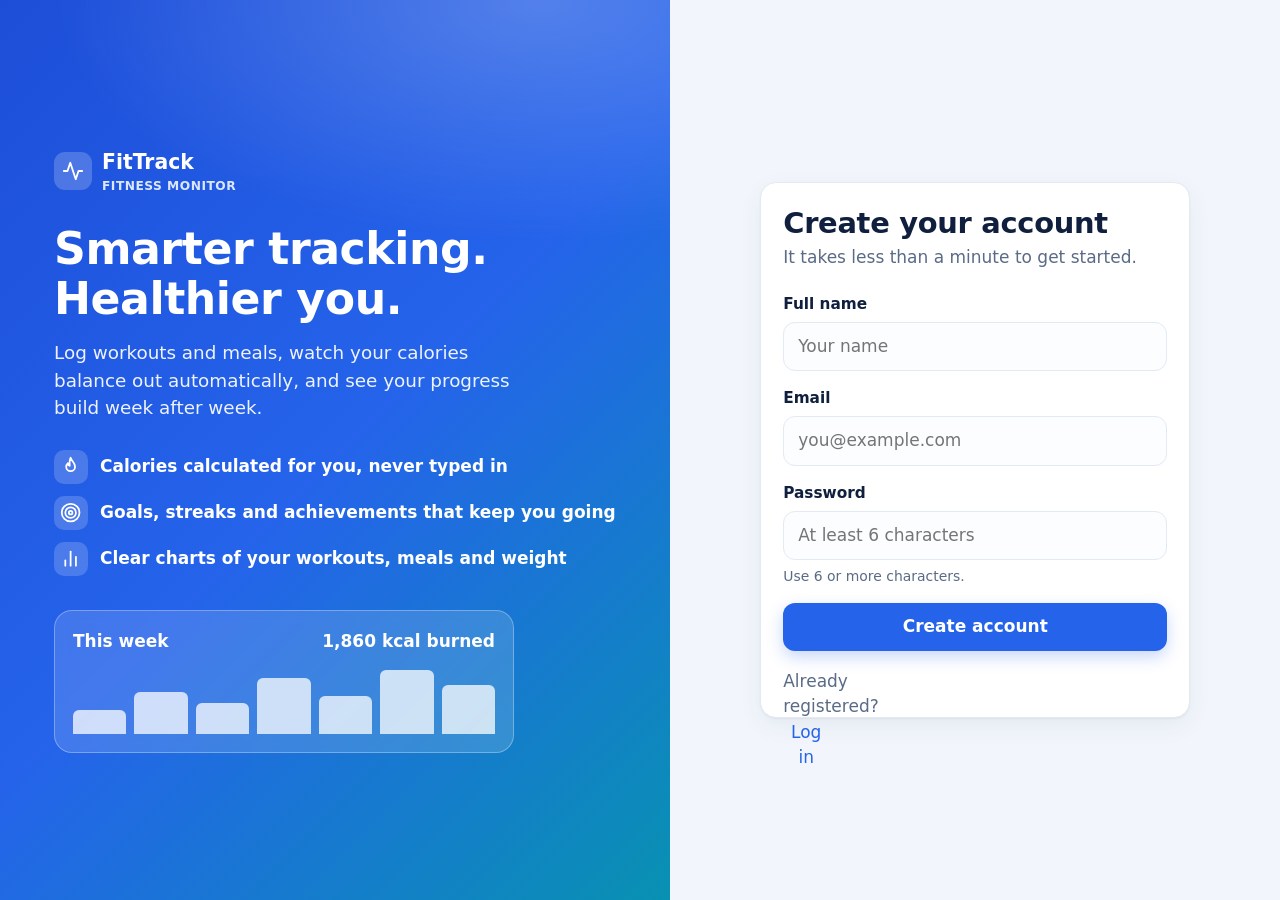
<file: src/main/resources/static/register.html>
<!DOCTYPE html>
<html lang="en">
<head>
<meta charset="UTF-8">
<meta name="viewport" content="width=device-width, initial-scale=1">
<title>Create account | FitTrack</title>
<link rel="stylesheet" href="css/style.css">
</head>
<body>
<div class="auth-wrap">
    <section class="auth-hero">
      <div class="brand" style="color:#fff;padding:0 0 28px"><div class="brand-mark" style="background:rgba(255,255,255,.2)" id="hero-mark"></div><div>FitTrack<small style="color:#dbe7ff">Fitness Monitor</small></div></div>
      <h1>Smarter tracking. Healthier you.</h1>
      <p>Log workouts and meals, watch your calories balance out automatically, and see your progress build week after week.</p>
      <div class="auth-points" id="hero-points"></div>
      <div class="auth-mock">
        <div class="mock-row"><span>This week</span><span>1,860 kcal burned</span></div>
        <div class="bars"><i style="height:35%"></i><i style="height:60%"></i><i style="height:45%"></i><i style="height:80%"></i><i style="height:55%"></i><i style="height:92%"></i><i style="height:70%"></i></div>
      </div>
    </section>
  <section class="auth-form-side">
    <div class="auth-card card">
      <div class="brand auth-brand"><div class="brand-mark" id="form-mark"></div><div>FitTrack</div></div>
      <h2>Create your account</h2>
      <p class="lead">It takes less than a minute to get started.</p>
      <div id="alert" class="alert"></div>
      <form id="form" novalidate>
        <div class="field"><label for="fullName">Full name</label><input id="fullName" autocomplete="name" placeholder="Your name" required></div>
        <div class="field"><label for="email">Email</label><input id="email" type="email" autocomplete="email" placeholder="you@example.com" required></div>
        <div class="field"><label for="password">Password</label><input id="password" type="password" autocomplete="new-password" placeholder="At least 6 characters" required><span class="hint">Use 6 or more characters.</span></div>
        <button class="btn block" id="submit" type="submit">Create account</button>
      </form>
      <p class="switch">Already registered? <a href="login.html">Log in</a></p>
    </div>
  </section>
</div>
<script src="js/icons.js"></script>
<script src="js/api.js"></script>
<script src="js/auth-art.js"></script>
<script>
  if (getToken()) window.location.replace("dashboard.html");
  document.getElementById("form").addEventListener("submit", async (e) => {
    e.preventDefault();
    const btn = document.getElementById("submit");
    const fullName = document.getElementById("fullName").value.trim();
    const email = document.getElementById("email").value.trim();
    const password = document.getElementById("password").value;
    if (!fullName || !email || password.length < 6) {
      showAlert("alert", "Please fill in every field. Your password needs at least 6 characters.", "error");
      return;
    }
    setBusy(btn, true, "Creating account...");
    try {
      const data = await apiPost("/auth/register", { fullName, email, password });
      saveSession(data);
      window.location.href = "profile.html?welcome=1";
    } catch (err) {
      showAlert("alert", err.message, "error");
      setBusy(btn, false);
    }
  });
</script>
</body>
</html>
</file>
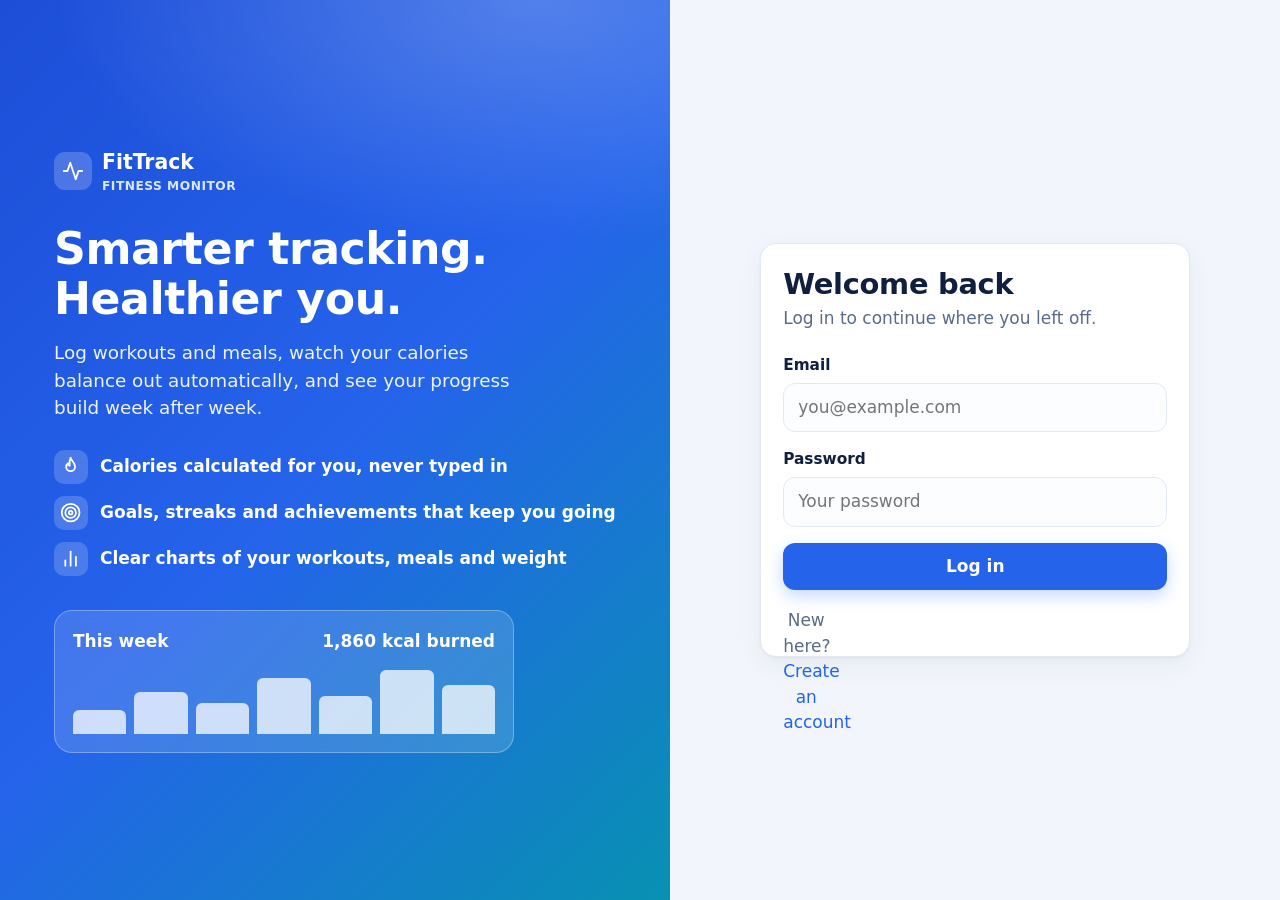
<file: src/main/resources/static/report.html>
<!DOCTYPE html>
<html lang="en">
<head>
<meta charset="UTF-8">
<meta name="viewport" content="width=device-width, initial-scale=1">
<title>Weekly Report | FitTrack</title>
<link rel="stylesheet" href="css/style.css">
</head>
<body data-page="report">
<div id="content" hidden>
  <div class="page-head">
    <div><h1>Weekly report</h1><p>A one-page summary you can print or save as a PDF.</p></div>
    <div class="head-actions">
      <select id="week" style="border:1.5px solid var(--line);border-radius:12px;padding:10px 14px;background:#fff">
        <option value="0">This week</option><option value="1">Last week</option><option value="2">2 weeks ago</option><option value="3">3 weeks ago</option>
      </select>
      <button class="btn" id="print" type="button"></button>
    </div>
  </div>
  <div id="state"></div>
  <div class="report-sheet hide" id="sheet">
    <h1>Weekly fitness report</h1>
    <div class="report-meta" id="meta"></div>
    <div class="report-kpis" id="kpis"></div>
    <div class="chart-box short"><canvas id="chart"></canvas></div>
    <h2 class="mt">Day by day</h2>
    <div class="scroll-x mt"><table class="data" id="table"></table></div>
    <h2 class="mt">Summary</h2>
    <ul id="summary" style="margin:10px 0 0 20px;line-height:1.8"></ul>
  </div>
</div>
<script src="js/vendor/chart.umd.js"></script>
<script src="js/icons.js"></script>
<script src="js/api.js"></script>
<script src="js/layout.js"></script>
<script src="js/charts.js"></script>
<script>
function fullDate(iso) {
  return parseDay(iso).toLocaleDateString("en-IN", { day: "numeric", month: "long", year: "numeric" });
}

function render(r) {
  const t = r.totals;
  document.getElementById("meta").textContent = r.name + " · " + fullDate(r.from) + " to " + fullDate(r.to) + " · Generated " + fullDate(r.generatedOn);
  const kpis = [
    [t.workouts, "Workouts"], [t.workoutMinutes + " min", "Training time"], [num(t.caloriesBurned) + " kcal", "Burned"], [num(t.averageCaloriesEaten) + " kcal", "Avg. daily intake"],
    [num(t.totalSteps), "Steps"], [num(t.averageWaterMl) + " ml", "Avg. daily water"], [r.bmi + " (" + r.bmiCategory + ")", "BMI"], [r.weightEnd !== null ? num(r.weightEnd, 1) + " kg" : "No weigh-in", "Weight"]
  ];
  document.getElementById("kpis").innerHTML = kpis.map((k) => "<div><b>" + k[0] + "</b><span>" + k[1] + "</span></div>").join("");

  drawChart("chart", {
    type: "bar",
    data: { labels: r.days.map((d) => shortDay(d.date)), datasets: [
      { label: "Eaten", data: r.days.map((d) => d.caloriesEaten), backgroundColor: PALETTE.orange, borderRadius: 5 },
      { label: "Burned", data: r.days.map((d) => d.caloriesBurned), backgroundColor: PALETTE.blue, borderRadius: 5 }
    ] },
    options: { animation: false, scales: axisOptions(), plugins: { legend: { position: "bottom", labels: { usePointStyle: true } } } }
  });

  document.getElementById("table").innerHTML =
    "<thead><tr><th>Day</th><th>Workouts</th><th>Minutes</th><th>Burned</th><th>Eaten</th><th>Water</th><th>Steps</th></tr></thead><tbody>" +
    r.days.map((d) => "<tr><td>" + shortDay(d.date) + " " + shortDate(d.date) + "</td><td>" + d.workouts + "</td><td>" + d.workoutMinutes + "</td><td>" + num(d.caloriesBurned) +
      "</td><td>" + num(d.caloriesEaten) + "</td><td>" + num(d.waterMl) + "</td><td>" + num(d.steps) + "</td></tr>").join("") + "</tbody>";

  const lines = [];
  lines.push(t.goalMet
    ? "You trained on " + t.workoutDays + " days, meeting your goal of " + r.workoutGoal + " workout days."
    : "You trained on " + t.workoutDays + " days against a goal of " + r.workoutGoal + ".");
  if (t.topExercise) lines.push("Most time was spent on " + t.topExercise + ".");
  lines.push("Daily calorie target: " + num(r.calorieTarget) + " kcal. Average intake on logged days: " + num(t.averageCaloriesEaten) + " kcal.");
  if (r.weightStart !== null && r.weightEnd !== null && r.weightStart !== r.weightEnd) {
    const diff = Math.round((r.weightEnd - r.weightStart) * 10) / 10;
    lines.push("Weight changed by " + (diff > 0 ? "+" : "") + diff + " kg during the week.");
  }
  document.getElementById("summary").innerHTML = lines.map((l) => "<li>" + esc(l) + "</li>").join("");
}

async function load() {
  document.getElementById("sheet").classList.add("hide");
  document.getElementById("state").innerHTML = '<div class="skeleton skel-tall"></div>';
  try {
    const r = await apiGet("/reports/weekly?weeksAgo=" + document.getElementById("week").value);
    document.getElementById("state").innerHTML = "";
    document.getElementById("sheet").classList.remove("hide");
    render(r);
  } catch (err) {
    document.getElementById("state").innerHTML = /profile/i.test(err.message)
      ? '<div class="card">' + emptyState("user", "Complete your profile first", "Your report uses your goals and targets.") + '<div style="text-align:center"><a class="btn" href="profile.html">Go to profile</a></div></div>'
      : '<div class="card">' + emptyState("alert", "Could not build the report", err.message) + "</div>";
  }
}

document.addEventListener("DOMContentLoaded", () => {
  if (!getToken()) return;
  document.getElementById("print").innerHTML = icon("printer") + " Print / Save as PDF";
  document.getElementById("print").addEventListener("click", () => window.print());
  document.getElementById("week").addEventListener("change", load);
  load();
});
</script>
</body>
</html>
</file>
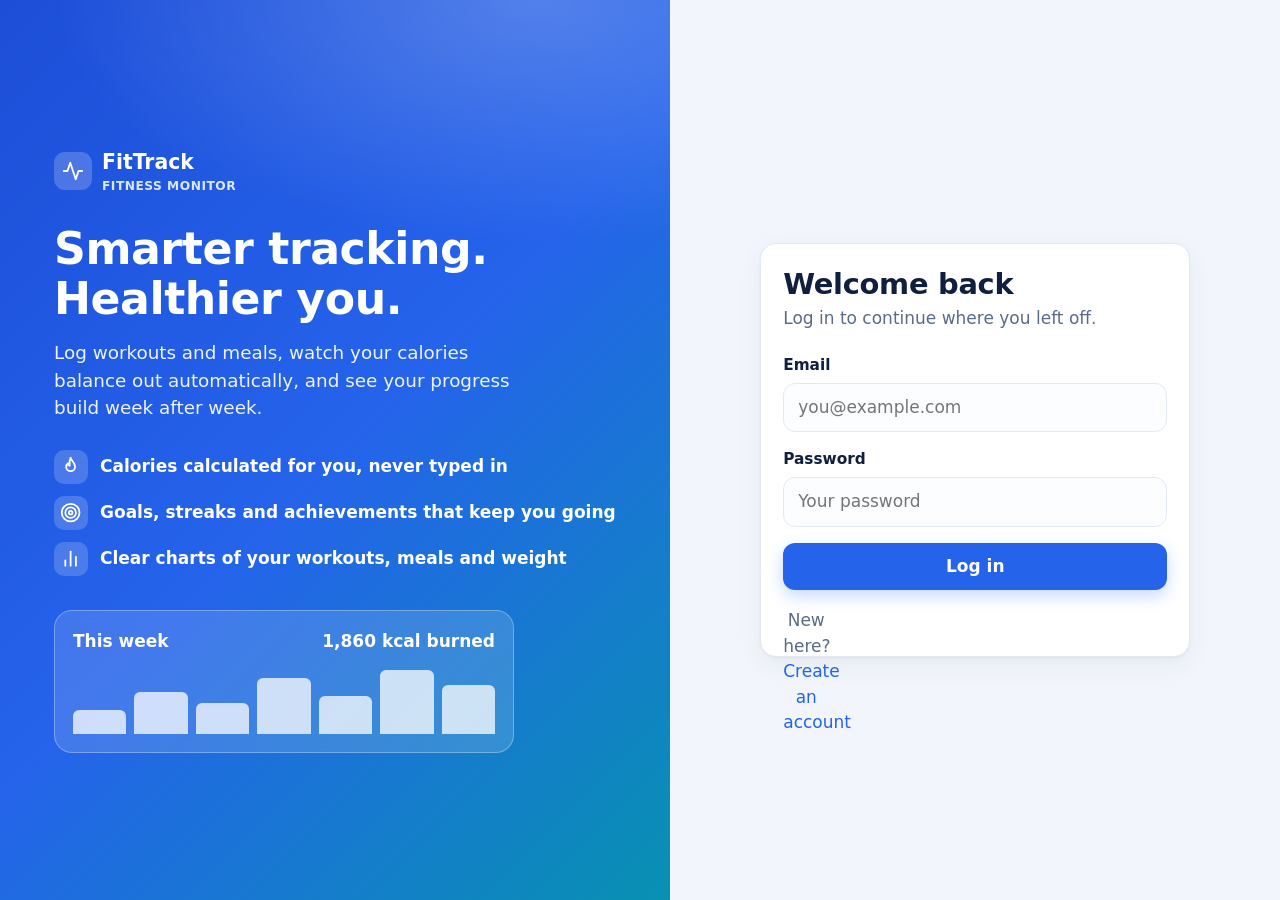
<file: src/main/resources/static/workout.html>
<!DOCTYPE html>
<html lang="en">
<head>
<meta charset="UTF-8">
<meta name="viewport" content="width=device-width, initial-scale=1">
<title>Workouts | FitTrack</title>
<link rel="stylesheet" href="css/style.css">
</head>
<body data-page="workouts">
<div id="content" hidden>
  <div class="page-head">
    <div><h1>Workouts</h1><p>Pick an exercise, run the timer, and the calories are worked out for you.</p></div>
    <div class="head-actions"><button class="btn secondary" id="manual-open" type="button">Log a past workout</button></div>
  </div>

  <div class="tabs" id="tabs">
    <button type="button" data-tab="library" class="on">Exercise library</button>
    <button type="button" data-tab="favorites">Favorites</button>
    <button type="button" data-tab="history">History</button>
  </div>

  <section id="tab-library">
    <div class="toolbar">
      <div class="search"><span id="search-icon"></span><input id="q" type="search" placeholder="Search exercises" class="field-input" style="border:1.5px solid var(--line);border-radius:12px;padding:11px 14px 11px 42px;width:100%;background:#fbfdff"></div>
      <select id="difficulty"><option value="">Any difficulty</option><option>Beginner</option><option>Intermediate</option><option>Advanced</option></select>
    </div>
    <div class="chips" id="muscles" style="margin-bottom:18px"></div>
    <div class="item-grid" id="grid"></div>
  </section>

  <section id="tab-favorites" class="hide"><div class="item-grid" id="fav-grid"></div></section>

  <section id="tab-history" class="hide">
    <div class="card">
      <div class="toolbar">
        <select id="h-range">
          <option value="all">All time</option><option value="today">Today</option><option value="week">This week</option>
          <option value="month">This month</option><option value="custom">Custom range</option>
        </select>
        <input type="date" id="h-from" class="hide" style="border:1.5px solid var(--line);border-radius:12px;padding:10px">
        <input type="date" id="h-to" class="hide" style="border:1.5px solid var(--line);border-radius:12px;padding:10px">
        <select id="h-exercise"><option value="">All exercises</option></select>
        <select id="h-sort">
          <option value="new">Newest first</option><option value="old">Oldest first</option>
          <option value="cal">Most calories</option><option value="dur">Longest duration</option>
        </select>
        <button class="btn ghost small" id="h-export" type="button"></button>
      </div>
      <div class="stat-pills" id="h-totals" style="margin-bottom:10px"></div>
      <div id="h-list" class="list"></div>
    </div>
  </section>
</div>

<div class="modal-back" id="start-modal">
  <div class="modal">
    <h2 id="sm-title"></h2>
    <p class="sub" id="sm-sub"></p>
    <div class="field"><label for="sm-target">Target duration (minutes)</label><input id="sm-target" type="number" min="1" max="600"></div>
    <div class="field"><label for="sm-intensity">Intensity</label>
      <select id="sm-intensity"><option>Low</option><option selected>Medium</option><option>High</option></select>
      <span class="hint" id="sm-estimate"></span>
    </div>
    <div class="modal-actions">
      <button class="btn ghost" type="button" id="sm-cancel">Cancel</button>
      <button class="btn green" type="button" id="sm-start"></button>
    </div>
  </div>
</div>

<div class="modal-back" id="manual-modal">
  <div class="modal">
    <h2>Log a workout</h2>
    <p class="sub">For sessions you did without the timer.</p>
    <div id="manual-alert" class="alert"></div>
    <div class="field"><label for="mm-exercise">Exercise</label><select id="mm-exercise"></select></div>
    <div class="form-grid">
      <div class="field"><label for="mm-duration">Duration (min)</label><input id="mm-duration" type="number" min="1" max="600" value="30"></div>
      <div class="field"><label for="mm-intensity">Intensity</label><select id="mm-intensity"><option>Low</option><option selected>Medium</option><option>High</option></select></div>
    </div>
    <div class="field"><label for="mm-date">Date</label><input id="mm-date" type="date"></div>
    <span class="hint" id="mm-estimate" style="display:block;margin-bottom:12px"></span>
    <div class="modal-actions">
      <button class="btn ghost" type="button" id="mm-cancel">Cancel</button>
      <button class="btn" type="button" id="mm-save">Save workout</button>
    </div>
  </div>
</div>

<div class="timer-screen" id="timer">
  <div class="art" id="t-art"></div>
  <h2 id="t-name"></h2>
  <div class="sub" id="t-sub"></div>
  <div class="timer-clock" id="t-clock">00:00</div>
  <div class="timer-kcal" id="t-kcal"></div>
  <div class="timer-bar"><i id="t-bar"></i></div>
  <div class="timer-controls">
    <button class="btn light" id="t-pause" type="button"></button>
    <button class="btn light" id="t-rest" type="button">Rest 30s</button>
    <button class="btn green" id="t-finish" type="button"></button>
    <button class="btn light" id="t-cancel" type="button">Discard</button>
  </div>
</div>

<script src="js/icons.js"></script>
<script src="js/api.js"></script>
<script src="js/layout.js"></script>
<script>
const state = { exercises: [], favorites: new Set(), history: [], muscle: "All", weight: 70, picked: null };
const timer = { running: false, startedAt: 0, elapsed: 0, restUntil: 0, handle: null, intensity: "Medium", target: 30, exercise: null };
const FACTOR = { Low: 0.85, Medium: 1, High: 1.2 };

function estimate(met, minutes, intensity) {
  return Math.round(met * state.weight * (minutes / 60) * (FACTOR[intensity] || 1) * 10) / 10;
}

function difficultyTone(d) {
  return d === "Advanced" ? "red" : d === "Intermediate" ? "orange" : "green";
}

function exerciseCard(e) {
  const fav = state.favorites.has(e.id);
  return '<div class="item"><div class="item-top"><div class="item-art">' + e.icon + '</div>' +
    '<button type="button" class="icon-btn fav ' + (fav ? "on" : "") + '" data-fav="' + e.id + '" aria-label="Favorite">' + icon("star", fav ? "filled" : "") + "</button></div>" +
    "<h3>" + esc(e.name) + '</h3><div class="meta"><span class="badge ' + difficultyTone(e.difficulty) + '">' + e.difficulty + '</span><span class="badge blue">' + esc(e.muscle) + "</span></div>" +
    '<div class="facts">' + esc(e.equipment) + " · about " + estimate(e.met, e.recommendedMin, "Medium") + " kcal in " + e.recommendedMin + ' min</div>' +
    '<button type="button" class="btn" data-start="' + e.id + '">' + icon("play") + " Start</button></div>";
}

function renderLibrary() {
  const q = document.getElementById("q").value.trim().toLowerCase();
  const diff = document.getElementById("difficulty").value;
  const list = state.exercises.filter((e) =>
    (state.muscle === "All" || e.muscle === state.muscle) &&
    (!diff || e.difficulty === diff) &&
    (!q || e.name.toLowerCase().includes(q) || e.muscle.toLowerCase().includes(q)));
  document.getElementById("grid").innerHTML = list.length ? list.map(exerciseCard).join("") : emptyState("search", "No exercises match", "Try a different search or filter.");
  const favs = state.exercises.filter((e) => state.favorites.has(e.id));
  document.getElementById("fav-grid").innerHTML = favs.length ? favs.map(exerciseCard).join("") : emptyState("star", "No favorites yet", "Tap the star on an exercise to keep it here.");
}

function renderMuscles() {
  const muscles = ["All"].concat([...new Set(state.exercises.map((e) => e.muscle))].sort());
  document.getElementById("muscles").innerHTML = muscles.map((m) =>
    '<button type="button" class="chip ' + (m === state.muscle ? "on" : "") + '" data-muscle="' + m + '">' + m + "</button>").join("");
}

function inRange(w) {
  const range = document.getElementById("h-range").value;
  const today = isoDate();
  if (range === "today") return w.date === today;
  if (range === "week") {
    const now = new Date();
    const monday = new Date(now.getFullYear(), now.getMonth(), now.getDate() - ((now.getDay() + 6) % 7));
    return w.date >= isoDate(monday);
  }
  if (range === "month") return w.date.slice(0, 7) === today.slice(0, 7);
  if (range === "custom") {
    const from = document.getElementById("h-from").value;
    const to = document.getElementById("h-to").value;
    return (!from || w.date >= from) && (!to || w.date <= to);
  }
  return true;
}

function renderHistory() {
  const exFilter = document.getElementById("h-exercise").value;
  let rows = state.history.filter((w) => inRange(w) && (!exFilter || w.exerciseType === exFilter));
  const sort = document.getElementById("h-sort").value;
  rows = rows.slice().sort((a, b) =>
    sort === "old" ? a.date.localeCompare(b.date) || a.id - b.id :
    sort === "cal" ? b.caloriesBurned - a.caloriesBurned :
    sort === "dur" ? b.durationMinutes - a.durationMinutes :
    b.date.localeCompare(a.date) || b.id - a.id);

  const minutes = rows.reduce((s, w) => s + w.durationMinutes, 0);
  const kcal = rows.reduce((s, w) => s + w.caloriesBurned, 0);
  document.getElementById("h-totals").innerHTML =
    '<div class="pill-stat"><b>' + rows.length + "</b><span>Workouts</span></div>" +
    '<div class="pill-stat"><b>' + num(minutes) + "</b><span>Minutes</span></div>" +
    '<div class="pill-stat"><b>' + num(kcal) + "</b><span>kcal burned</span></div>";

  const art = (name) => (state.exercises.find((e) => e.name === name) || {}).icon || "🏃";
  document.getElementById("h-list").innerHTML = rows.length
    ? rows.map((w) =>
        '<div class="row"><div class="art">' + art(w.exerciseType) + '</div><div class="grow"><b>' + esc(w.exerciseType) + "</b><span>" + prettyDate(w.date) +
        " · " + w.durationMinutes + " min</span></div>" + intensityBadge(w.intensity) +
        '<div class="end">' + num(w.caloriesBurned, 1) + "<small>kcal</small></div>" +
        '<button type="button" class="icon-btn" data-del="' + w.id + '" aria-label="Delete">' + icon("trash") + "</button></div>").join("")
    : emptyState("dumbbell", "No workouts found", "Nothing matches these filters yet.");
}

function fillExerciseFilters() {
  const names = [...new Set(state.history.map((w) => w.exerciseType))].sort();
  const sel = document.getElementById("h-exercise");
  const current = sel.value;
  sel.innerHTML = '<option value="">All exercises</option>' + names.map((n) => "<option>" + esc(n) + "</option>").join("");
  sel.value = names.includes(current) ? current : "";
}

async function reloadHistory() {
  state.history = await apiGet("/workouts");
  fillExerciseFilters();
  renderHistory();
}

function openStart(id) {
  state.picked = state.exercises.find((e) => e.id === id);
  const e = state.picked;
  document.getElementById("sm-title").textContent = e.name;
  document.getElementById("sm-sub").textContent = e.muscle + " · " + e.difficulty + " · " + e.equipment;
  document.getElementById("sm-target").value = e.recommendedMin;
  document.getElementById("sm-intensity").value = "Medium";
  updateStartEstimate();
  openModal("start-modal");
}

function updateStartEstimate() {
  const e = state.picked;
  const minutes = parseInt(document.getElementById("sm-target").value || "0", 10);
  const intensity = document.getElementById("sm-intensity").value;
  document.getElementById("sm-estimate").textContent = minutes > 0
    ? "Estimated burn for the full session: " + estimate(e.met, minutes, intensity) + " kcal"
    : "";
}

function clockText(seconds) {
  const m = Math.floor(seconds / 60);
  const s = Math.floor(seconds % 60);
  return String(m).padStart(2, "0") + ":" + String(s).padStart(2, "0");
}

function currentElapsed() {
  return timer.elapsed + (timer.running ? (Date.now() - timer.startedAt) / 1000 : 0);
}

function tick() {
  const e = timer.exercise;
  if (timer.restUntil) {
    const left = Math.ceil((timer.restUntil - Date.now()) / 1000);
    if (left <= 0) {
      timer.restUntil = 0;
      timer.startedAt = Date.now();
      timer.running = true;
      document.getElementById("t-sub").textContent = "Back to work";
      syncPauseButton();
    } else {
      document.getElementById("t-clock").textContent = clockText(left);
      document.getElementById("t-sub").textContent = "Resting, workout timer is paused";
      return;
    }
  }
  const secs = currentElapsed();
  document.getElementById("t-clock").textContent = clockText(secs);
  document.getElementById("t-kcal").textContent = "About " + estimate(e.met, secs / 60, timer.intensity) + " kcal so far";
  document.getElementById("t-bar").style.width = Math.min(100, (secs / (timer.target * 60)) * 100) + "%";
}

function syncPauseButton() {
  document.getElementById("t-pause").innerHTML = timer.running ? icon("pause") + " Pause" : icon("play") + " Resume";
}

function beginSession() {
  const e = state.picked;
  const target = parseInt(document.getElementById("sm-target").value || "0", 10);
  if (!(target > 0)) {
    toast("Enter a target duration", "error");
    return;
  }
  Object.assign(timer, { running: true, startedAt: Date.now(), elapsed: 0, restUntil: 0, intensity: document.getElementById("sm-intensity").value, target, exercise: e });
  document.getElementById("t-art").textContent = e.icon;
  document.getElementById("t-name").textContent = e.name;
  document.getElementById("t-sub").textContent = timer.intensity + " intensity · target " + target + " min";
  document.getElementById("t-bar").style.width = "0";
  syncPauseButton();
  closeModal("start-modal");
  document.getElementById("timer").classList.add("open");
  clearInterval(timer.handle);
  timer.handle = setInterval(tick, 250);
  tick();
}

function endSession() {
  clearInterval(timer.handle);
  timer.running = false;
  timer.restUntil = 0;
  document.getElementById("timer").classList.remove("open");
}

async function finishSession() {
  const minutes = Math.max(1, Math.round(currentElapsed() / 60));
  const e = timer.exercise;
  const btn = document.getElementById("t-finish");
  setBusy(btn, true, "Saving...");
  try {
    const saved = await apiPost("/workouts", { exerciseId: e.id, intensity: timer.intensity, durationMinutes: minutes });
    endSession();
    toast("Saved " + e.name + ": " + num(saved.caloriesBurned, 1) + " kcal burned", "success");
    await reloadHistory();
  } catch (err) {
    toast(err.message, "error");
  }
  setBusy(btn, false);
  document.getElementById("t-finish").innerHTML = icon("check") + " Finish & save";
}

function updateManualEstimate() {
  const e = state.exercises.find((x) => x.id === document.getElementById("mm-exercise").value);
  const minutes = parseInt(document.getElementById("mm-duration").value || "0", 10);
  document.getElementById("mm-estimate").textContent = e && minutes > 0
    ? "Estimated burn: " + estimate(e.met, minutes, document.getElementById("mm-intensity").value) + " kcal" : "";
}

async function saveManual() {
  const btn = document.getElementById("mm-save");
  setBusy(btn, true, "Saving...");
  try {
    const saved = await apiPost("/workouts", {
      exerciseId: document.getElementById("mm-exercise").value,
      intensity: document.getElementById("mm-intensity").value,
      durationMinutes: parseInt(document.getElementById("mm-duration").value || "0", 10),
      date: document.getElementById("mm-date").value || null
    });
    closeModal("manual-modal");
    toast("Workout saved: " + num(saved.caloriesBurned, 1) + " kcal burned", "success");
    await reloadHistory();
  } catch (err) {
    showAlert("manual-alert", err.message, "error");
  }
  setBusy(btn, false);
}

function switchTab(name) {
  document.querySelectorAll("#tabs button").forEach((b) => b.classList.toggle("on", b.dataset.tab === name));
  ["library", "favorites", "history"].forEach((t) => document.getElementById("tab-" + t).classList.toggle("hide", t !== name));
}

document.addEventListener("DOMContentLoaded", async () => {
  if (!getToken()) return;
  document.getElementById("search-icon").innerHTML = icon("search");
  document.getElementById("search-icon").className = "icon-wrap";
  document.getElementById("search-icon").style.cssText = "position:absolute;left:14px;top:50%;transform:translateY(-50%);color:var(--muted);display:flex";
  document.getElementById("h-export").innerHTML = icon("download") + " Export CSV";
  document.getElementById("sm-start").innerHTML = icon("play") + " Start session";
  document.getElementById("t-finish").innerHTML = icon("check") + " Finish & save";

  try {
    const [exercises, favorites, history, profile] = await Promise.all([
      loadCatalog("exercises"), apiGet("/favorites"), apiGet("/workouts"), apiGet("/profile")
    ]);
    if (!profile) {
      window.location.href = "profile.html?welcome=1";
      return;
    }
    state.exercises = exercises;
    state.weight = profile.weightKg;
    state.favorites = new Set(favorites.filter((f) => f.kind === "exercise").map((f) => f.itemId));
    state.history = history;
  } catch (err) {
    toast(err.message, "error");
    return;
  }

  document.getElementById("mm-exercise").innerHTML = state.exercises.map((e) => '<option value="' + e.id + '">' + e.icon + " " + esc(e.name) + "</option>").join("");
  document.getElementById("mm-date").value = isoDate();
  document.getElementById("mm-date").max = isoDate();
  renderMuscles();
  renderLibrary();
  fillExerciseFilters();
  renderHistory();

  document.getElementById("tabs").addEventListener("click", (ev) => { if (ev.target.dataset.tab) switchTab(ev.target.dataset.tab); });
  document.getElementById("muscles").addEventListener("click", (ev) => {
    if (ev.target.dataset.muscle) { state.muscle = ev.target.dataset.muscle; renderMuscles(); renderLibrary(); }
  });
  document.getElementById("q").addEventListener("input", renderLibrary);
  document.getElementById("difficulty").addEventListener("change", renderLibrary);

  document.getElementById("content").addEventListener("click", async (ev) => {
    const startBtn = ev.target.closest("[data-start]");
    if (startBtn) { openStart(startBtn.dataset.start); return; }
    const favBtn = ev.target.closest("[data-fav]");
    if (favBtn) {
      try {
        const res = await apiPost("/favorites/exercise/" + favBtn.dataset.fav);
        if (res.favorite) state.favorites.add(favBtn.dataset.fav); else state.favorites.delete(favBtn.dataset.fav);
        renderLibrary();
      } catch (err) { toast(err.message, "error"); }
      return;
    }
    const delBtn = ev.target.closest("[data-del]");
    if (delBtn && confirm("Remove this workout from your history?")) {
      try {
        await apiDelete("/workouts/" + delBtn.dataset.del);
        toast("Workout removed", "success");
        await reloadHistory();
      } catch (err) { toast(err.message, "error"); }
    }
  });

  ["sm-target", "sm-intensity"].forEach((id) => document.getElementById(id).addEventListener("input", updateStartEstimate));
  document.getElementById("sm-cancel").addEventListener("click", () => closeModal("start-modal"));
  document.getElementById("sm-start").addEventListener("click", beginSession);

  document.getElementById("t-pause").addEventListener("click", () => {
    if (timer.restUntil) return;
    if (timer.running) { timer.elapsed = currentElapsed(); timer.running = false; }
    else { timer.startedAt = Date.now(); timer.running = true; }
    syncPauseButton();
  });
  document.getElementById("t-rest").addEventListener("click", () => {
    if (timer.running) { timer.elapsed = currentElapsed(); timer.running = false; }
    timer.restUntil = Date.now() + 30000;
    syncPauseButton();
  });
  document.getElementById("t-finish").addEventListener("click", finishSession);
  document.getElementById("t-cancel").addEventListener("click", () => {
    if (confirm("Discard this session without saving?")) endSession();
  });

  document.getElementById("manual-open").addEventListener("click", () => { showAlert("manual-alert", ""); updateManualEstimate(); openModal("manual-modal"); });
  document.getElementById("mm-cancel").addEventListener("click", () => closeModal("manual-modal"));
  document.getElementById("mm-save").addEventListener("click", saveManual);
  ["mm-exercise", "mm-duration", "mm-intensity"].forEach((id) => document.getElementById(id).addEventListener("input", updateManualEstimate));

  ["h-range", "h-from", "h-to", "h-exercise", "h-sort"].forEach((id) => document.getElementById(id).addEventListener("change", () => {
    const custom = document.getElementById("h-range").value === "custom";
    document.getElementById("h-from").classList.toggle("hide", !custom);
    document.getElementById("h-to").classList.toggle("hide", !custom);
    renderHistory();
  }));
  document.getElementById("h-export").addEventListener("click", async () => {
    try { await downloadCsv("workouts", "workouts.csv"); } catch (err) { toast(err.message, "error"); }
  });

  const startParam = new URLSearchParams(location.search).get("start");
  if (startParam && state.exercises.some((e) => e.id === startParam)) openStart(startParam);


  window.addEventListener("beforeunload", (ev) => {
    if (document.getElementById("timer").classList.contains("open")) { ev.preventDefault(); ev.returnValue = ""; }
  });
});
</script>
</body>
</html>
</file>
<file: src/main/resources/static/css/style.css>
:root {
  --bg: #f2f6fc;
  --surface: #ffffff;
  --ink: #0f1f3d;
  --muted: #5a6b86;
  --line: #e3eaf4;
  --primary: #2563eb;
  --primary-dark: #1d4ed8;
  --primary-soft: #e8f0ff;
  --green: #0f9d6b;
  --green-soft: #e3f7ee;
  --orange: #e8830c;
  --orange-soft: #fff1dc;
  --red: #dc3545;
  --red-soft: #fde8ea;
  --violet: #7c4dff;
  --violet-soft: #efe9ff;
  --teal: #0891b2;
  --shadow: 0 1px 2px rgba(15, 31, 61, .05), 0 8px 24px rgba(15, 31, 61, .06);
  --radius: 16px;
  --sidebar: 252px;
}

* { box-sizing: border-box; margin: 0; padding: 0; }

html { font-size: 17px; -webkit-text-size-adjust: 100%; }

body {
  font-family: "Segoe UI", system-ui, -apple-system, "Helvetica Neue", Arial, sans-serif;
  background: var(--bg);
  color: var(--ink);
  line-height: 1.5;
  min-height: 100vh;
}

a { color: var(--primary); text-decoration: none; }
button { font: inherit; cursor: pointer; }
input, select { font: inherit; color: inherit; }
h1, h2, h3 { line-height: 1.25; letter-spacing: -.01em; }
h1 { font-size: 1.75rem; }
h2 { font-size: 1.25rem; }
h3 { font-size: 1.05rem; }

.icon { width: 1.25em; height: 1.25em; fill: none; stroke: currentColor; stroke-width: 2; stroke-linecap: round; stroke-linejoin: round; flex: none; }
.icon.filled { fill: currentColor; }

.shell { display: flex; min-height: 100vh; }

.sidebar {
  width: var(--sidebar);
  background: var(--surface);
  border-right: 1px solid var(--line);
  padding: 22px 16px;
  position: fixed;
  inset: 0 auto 0 0;
  display: flex;
  flex-direction: column;
  z-index: 20;
}

.brand { display: flex; align-items: center; gap: 10px; font-weight: 800; font-size: 1.2rem; padding: 0 8px 22px; color: var(--ink); }
.brand-mark { width: 38px; height: 38px; border-radius: 11px; background: linear-gradient(135deg, #2563eb, #0891b2); color: #fff; display: grid; place-items: center; }
.brand-mark .icon { width: 22px; height: 22px; }
.brand small { display: block; font-weight: 600; font-size: .72rem; color: var(--muted); letter-spacing: .04em; text-transform: uppercase; }

.nav { display: flex; flex-direction: column; gap: 4px; }
.nav a {
  display: flex; align-items: center; gap: 12px;
  padding: 11px 14px; border-radius: 12px;
  color: var(--muted); font-weight: 600;
  transition: background .15s, color .15s;
}
.nav a:hover { background: var(--bg); color: var(--ink); }
.nav a.active { background: var(--primary-soft); color: var(--primary); }

.sidebar-foot { margin-top: auto; border-top: 1px solid var(--line); padding-top: 16px; display: flex; align-items: center; gap: 12px; }
.avatar { width: 42px; height: 42px; border-radius: 50%; background: linear-gradient(135deg, #2563eb, #7c4dff); color: #fff; display: grid; place-items: center; font-weight: 700; flex: none; }
.sidebar-foot .who { min-width: 0; flex: 1; }
.sidebar-foot .who b { display: block; white-space: nowrap; overflow: hidden; text-overflow: ellipsis; }
.sidebar-foot .who button { background: none; border: 0; color: var(--muted); padding: 0; font-size: .85rem; }
.sidebar-foot .who button:hover { color: var(--red); }

.main { margin-left: var(--sidebar); flex: 1; min-width: 0; padding: 30px 34px 60px; }
.page { max-width: 1180px; margin: 0 auto; }

.mobile-top, .bottom-nav { display: none; }

.page-head { display: flex; justify-content: space-between; align-items: flex-end; gap: 16px; flex-wrap: wrap; margin-bottom: 22px; }
.page-head p { color: var(--muted); margin-top: 4px; }
.head-actions { display: flex; gap: 10px; flex-wrap: wrap; }

.card { background: var(--surface); border-radius: var(--radius); box-shadow: var(--shadow); padding: 22px; border: 1px solid var(--line); }
.card + .card { margin-top: 0; }
.card-head { display: flex; justify-content: space-between; align-items: center; gap: 12px; margin-bottom: 16px; flex-wrap: wrap; }
.card-head h2 { display: flex; align-items: center; gap: 10px; }
.card-head .sub { color: var(--muted); font-size: .88rem; }

.grid { display: grid; gap: 20px; }
.g2 { grid-template-columns: repeat(2, minmax(0, 1fr)); }
.g3 { grid-template-columns: repeat(3, minmax(0, 1fr)); }
.g4 { grid-template-columns: repeat(4, minmax(0, 1fr)); }
.g-main { grid-template-columns: minmax(0, 2fr) minmax(0, 1fr); }
.stack { display: flex; flex-direction: column; gap: 20px; }
.mt { margin-top: 20px; }

.hero {
  border-radius: 22px; padding: 28px 30px; color: #fff;
  background: radial-gradient(900px 300px at 90% -20%, rgba(255,255,255,.28), transparent 60%), linear-gradient(120deg, #1d4ed8 0%, #2563eb 45%, #0891b2 100%);
  display: flex; justify-content: space-between; gap: 24px; flex-wrap: wrap; align-items: center;
  box-shadow: 0 16px 40px rgba(37, 99, 235, .25);
}
.hero h1 { font-size: 1.9rem; }
.hero p { opacity: .92; margin-top: 6px; max-width: 520px; }
.hero-stats { display: flex; gap: 14px; flex-wrap: wrap; }
.hero-stat { background: rgba(255,255,255,.16); border: 1px solid rgba(255,255,255,.28); border-radius: 14px; padding: 12px 18px; min-width: 120px; backdrop-filter: blur(4px); }
.hero-stat span { display: block; font-size: .78rem; opacity: .85; text-transform: uppercase; letter-spacing: .05em; }
.hero-stat b { font-size: 1.45rem; }

.stat { display: flex; align-items: center; gap: 14px; }
.stat-icon { width: 50px; height: 50px; border-radius: 14px; display: grid; place-items: center; flex: none; }
.stat-icon .icon { width: 26px; height: 26px; }
.stat .label { color: var(--muted); font-size: .85rem; font-weight: 600; }
.stat .value { font-size: 1.6rem; font-weight: 800; line-height: 1.15; }
.stat .value small { font-size: .85rem; color: var(--muted); font-weight: 600; margin-left: 3px; }
.stat .note { font-size: .8rem; color: var(--muted); }

.tone-blue { background: var(--primary-soft); color: var(--primary); }
.tone-green { background: var(--green-soft); color: var(--green); }
.tone-orange { background: var(--orange-soft); color: var(--orange); }
.tone-red { background: var(--red-soft); color: var(--red); }
.tone-violet { background: var(--violet-soft); color: var(--violet); }
.tone-teal { background: #dff4f9; color: var(--teal); }

.btn {
  display: inline-flex; align-items: center; justify-content: center; gap: 8px;
  border: 0; border-radius: 12px; padding: 11px 20px; font-weight: 700;
  background: var(--primary); color: #fff; transition: transform .1s, background .15s, box-shadow .15s;
  box-shadow: 0 6px 16px rgba(37, 99, 235, .25);
}
.btn:hover { background: var(--primary-dark); }
.btn:active { transform: translateY(1px); }
.btn:disabled { opacity: .55; cursor: not-allowed; box-shadow: none; }
.btn.secondary { background: var(--primary-soft); color: var(--primary); box-shadow: none; }
.btn.secondary:hover { background: #d9e6ff; }
.btn.ghost { background: transparent; color: var(--muted); box-shadow: none; border: 1px solid var(--line); }
.btn.ghost:hover { background: var(--bg); color: var(--ink); }
.btn.danger { background: var(--red); box-shadow: none; }
.btn.green { background: var(--green); box-shadow: 0 6px 16px rgba(15, 157, 107, .25); }
.btn.small { padding: 7px 13px; font-size: .88rem; border-radius: 10px; }
.btn.block { width: 100%; }
.icon-btn { width: 36px; height: 36px; border-radius: 10px; border: 1px solid var(--line); background: var(--surface); color: var(--muted); display: inline-grid; place-items: center; }
.icon-btn:hover { color: var(--red); border-color: var(--red-soft); background: var(--red-soft); }
.icon-btn.fav { color: var(--muted); }
.icon-btn.fav:hover { color: var(--orange); background: var(--orange-soft); border-color: var(--orange-soft); }
.icon-btn.fav.on { color: var(--orange); background: var(--orange-soft); border-color: var(--orange-soft); }

.field { display: flex; flex-direction: column; gap: 6px; margin-bottom: 16px; }
.field label { font-weight: 700; font-size: .9rem; }
.field input, .field select {
  border: 1.5px solid var(--line); border-radius: 12px; padding: 11px 14px; background: #fbfdff; width: 100%;
  transition: border-color .15s, box-shadow .15s;
}
.field input:focus, .field select:focus { outline: none; border-color: var(--primary); box-shadow: 0 0 0 4px rgba(37, 99, 235, .12); }
.field .hint { color: var(--muted); font-size: .82rem; }
.form-grid { display: grid; grid-template-columns: repeat(2, minmax(0, 1fr)); gap: 0 18px; }

.alert { border-radius: 12px; padding: 12px 16px; font-weight: 600; margin-bottom: 16px; }
.alert.error { background: var(--red-soft); color: #a61e2d; }
.alert.success { background: var(--green-soft); color: #0a6b49; }
.alert.info { background: var(--primary-soft); color: var(--primary-dark); }
.alert:empty { display: none; }

.chips { display: flex; flex-wrap: wrap; gap: 8px; }
.chip { border: 1.5px solid var(--line); background: var(--surface); border-radius: 999px; padding: 6px 15px; font-weight: 600; font-size: .9rem; color: var(--muted); }
.chip:hover { border-color: var(--primary); color: var(--primary); }
.chip.on { background: var(--primary); border-color: var(--primary); color: #fff; }

.search { position: relative; flex: 1; min-width: 200px; }
.search .icon { color: var(--muted); }
.search input { padding-left: 42px; }
.toolbar { display: flex; gap: 12px; flex-wrap: wrap; align-items: center; margin-bottom: 16px; }
.toolbar select { border: 1.5px solid var(--line); border-radius: 12px; padding: 11px 14px; background: #fbfdff; }

.tabs { display: inline-flex; background: var(--bg); border-radius: 12px; padding: 4px; gap: 4px; margin-bottom: 18px; flex-wrap: wrap; }
.tabs button { border: 0; background: transparent; padding: 8px 18px; border-radius: 9px; font-weight: 700; color: var(--muted); }
.tabs button.on { background: var(--surface); color: var(--primary); box-shadow: 0 1px 4px rgba(15, 31, 61, .1); }

.item-grid { display: grid; grid-template-columns: repeat(auto-fill, minmax(230px, 1fr)); gap: 16px; }
.item {
  background: var(--surface); border: 1px solid var(--line); border-radius: 16px; padding: 16px;
  display: flex; flex-direction: column; gap: 10px; box-shadow: var(--shadow); transition: transform .15s, border-color .15s;
}
.item:hover { transform: translateY(-2px); border-color: #c8d9f7; }
.item-top { display: flex; justify-content: space-between; align-items: flex-start; }
.item-art { width: 60px; height: 60px; border-radius: 16px; display: grid; place-items: center; font-size: 2rem; background: linear-gradient(135deg, var(--primary-soft), #f5f9ff); }
.item h3 { font-size: 1.05rem; }
.item .meta { display: flex; gap: 6px; flex-wrap: wrap; }
.badge { display: inline-block; padding: 3px 10px; border-radius: 999px; font-size: .76rem; font-weight: 700; background: var(--bg); color: var(--muted); }
.badge.blue { background: var(--primary-soft); color: var(--primary); }
.badge.green { background: var(--green-soft); color: var(--green); }
.badge.orange { background: var(--orange-soft); color: var(--orange); }
.badge.red { background: var(--red-soft); color: var(--red); }
.badge.violet { background: var(--violet-soft); color: var(--violet); }
.item .facts { color: var(--muted); font-size: .88rem; }
.item .btn { margin-top: auto; }

.list { display: flex; flex-direction: column; }
.row { display: flex; align-items: center; gap: 14px; padding: 13px 0; border-bottom: 1px solid var(--line); }
.row:last-child { border-bottom: 0; }
.row .art { width: 44px; height: 44px; border-radius: 12px; display: grid; place-items: center; background: var(--primary-soft); font-size: 1.4rem; flex: none; }
.row .grow { flex: 1; min-width: 0; }
.row .grow b { display: block; }
.row .grow span { color: var(--muted); font-size: .86rem; }
.row .end { text-align: right; font-weight: 800; white-space: nowrap; }
.row .end small { display: block; color: var(--muted); font-weight: 600; font-size: .78rem; }

.progress { height: 10px; background: var(--bg); border-radius: 999px; overflow: hidden; }
.progress > i { display: block; height: 100%; border-radius: 999px; background: var(--primary); transition: width .6s cubic-bezier(.2, .8, .2, 1); }
.progress.green > i { background: var(--green); }
.progress.orange > i { background: var(--orange); }
.progress.red > i { background: var(--red); }
.progress.teal > i { background: var(--teal); }
.meter-row { margin-bottom: 14px; }
.meter-row .meter-top { display: flex; justify-content: space-between; font-weight: 700; font-size: .92rem; margin-bottom: 6px; }
.meter-row .meter-top span:last-child { color: var(--muted); font-weight: 600; }

.ring { --p: 0; --c: var(--primary); width: 112px; height: 112px; border-radius: 50%; background: conic-gradient(var(--c) calc(var(--p) * 1%), var(--bg) 0); display: grid; place-items: center; position: relative; flex: none; }
.ring::after { content: ""; position: absolute; inset: 11px; background: var(--surface); border-radius: 50%; }
.ring > div { position: relative; z-index: 1; text-align: center; line-height: 1.15; }
.ring b { font-size: 1.3rem; display: block; }
.ring small { color: var(--muted); font-size: .72rem; font-weight: 600; }
.rings { display: flex; gap: 22px; justify-content: space-around; flex-wrap: wrap; }
.ring-item { text-align: center; }
.ring-item .cap { margin-top: 8px; font-weight: 700; font-size: .9rem; }
.ring-item .cap span { display: block; color: var(--muted); font-size: .78rem; font-weight: 600; }

.bmi-scale { position: relative; height: 14px; border-radius: 999px; background: linear-gradient(90deg, #38bdf8 0 18.5%, #22c55e 18.5% 40%, #f59e0b 40% 60%, #ef4444 60% 100%); margin: 30px 0 8px; }
.bmi-marker { position: absolute; top: -9px; width: 8px; height: 32px; border-radius: 4px; background: var(--ink); transform: translateX(-50%); border: 2px solid #fff; box-shadow: 0 2px 6px rgba(0,0,0,.3); transition: left .6s; }
.bmi-labels { display: flex; justify-content: space-between; font-size: .76rem; color: var(--muted); font-weight: 600; }

.water-glasses { display: flex; gap: 8px; flex-wrap: wrap; margin: 14px 0; }
.glass { width: 30px; height: 40px; border: 2px solid #b9d3f7; border-radius: 4px 4px 10px 10px; position: relative; overflow: hidden; background: #fff; }
.glass i { position: absolute; left: 0; right: 0; bottom: 0; height: 0; background: linear-gradient(#67b8f6, #2563eb); transition: height .4s; }
.glass.full i { height: 100%; }
.glass.half i { height: 50%; }

.stat-pills { display: flex; gap: 10px; flex-wrap: wrap; }
.pill-stat { background: var(--bg); border-radius: 12px; padding: 10px 16px; }
.pill-stat b { font-size: 1.15rem; display: block; }
.pill-stat span { font-size: .78rem; color: var(--muted); font-weight: 600; }

.insights { display: flex; flex-direction: column; gap: 10px; }
.insight { display: flex; gap: 12px; padding: 13px 15px; border-radius: 14px; align-items: flex-start; }
.insight .icon { margin-top: 2px; }
.insight b { display: block; }
.insight span { font-size: .92rem; }
.insight.good { background: var(--green-soft); color: #0a5c40; }
.insight.warn { background: var(--orange-soft); color: #8a4b05; }
.insight.tip { background: var(--primary-soft); color: #173f9a; }

.streaks { display: grid; grid-template-columns: repeat(3, 1fr); gap: 12px; }
.streak { text-align: center; padding: 14px 8px; border-radius: 14px; background: var(--bg); }
.streak .icon { width: 28px; height: 28px; margin-bottom: 4px; }
.streak b { display: block; font-size: 1.5rem; }
.streak span { font-size: .78rem; color: var(--muted); font-weight: 600; }
.streak.hot { background: var(--orange-soft); }
.streak.hot .icon { color: var(--orange); }

.badges { display: grid; grid-template-columns: repeat(auto-fill, minmax(150px, 1fr)); gap: 12px; }
.achv { border: 1px solid var(--line); border-radius: 14px; padding: 14px 12px; text-align: center; background: var(--surface); }
.achv .medal { width: 48px; height: 48px; border-radius: 50%; margin: 0 auto 8px; display: grid; place-items: center; background: linear-gradient(135deg, #fbbf24, #f59e0b); color: #fff; }
.achv.locked { opacity: .55; }
.achv.locked .medal { background: #cfd8e6; }
.achv b { display: block; font-size: .9rem; }
.achv span { font-size: .76rem; color: var(--muted); }

.chart-box { position: relative; height: 270px; }
.chart-box.tall { height: 320px; }
.chart-box.short { height: 220px; }

table.data { width: 100%; border-collapse: collapse; font-size: .92rem; }
table.data th { text-align: left; color: var(--muted); font-size: .78rem; text-transform: uppercase; letter-spacing: .05em; padding: 8px 10px; border-bottom: 1px solid var(--line); }
table.data td { padding: 11px 10px; border-bottom: 1px solid var(--line); }
table.data tr:last-child td { border-bottom: 0; }
.scroll-x { overflow-x: auto; }

.empty { text-align: center; padding: 34px 16px; color: var(--muted); }
.empty .icon { width: 42px; height: 42px; color: #b6c3d8; margin-bottom: 8px; }
.empty b { display: block; color: var(--ink); margin-bottom: 4px; }

.skeleton { background: linear-gradient(90deg, #eaf0f9 25%, #f5f8fd 37%, #eaf0f9 63%); background-size: 400% 100%; animation: shimmer 1.3s infinite; border-radius: 12px; min-height: 18px; }
@keyframes shimmer { 0% { background-position: 100% 50%; } 100% { background-position: 0 50%; } }
.skel-card { height: 110px; }
.skel-tall { height: 280px; }

.modal-back { position: fixed; inset: 0; background: rgba(10, 20, 40, .55); display: none; align-items: center; justify-content: center; padding: 16px; z-index: 60; }
.modal-back.open { display: flex; }
.modal { background: var(--surface); border-radius: 20px; width: 100%; max-width: 460px; padding: 26px; box-shadow: 0 30px 80px rgba(0,0,0,.35); max-height: 92vh; overflow: auto; }
.modal h2 { margin-bottom: 4px; }
.modal .sub { color: var(--muted); margin-bottom: 18px; }
.modal-actions { display: flex; gap: 10px; margin-top: 8px; }
.modal-actions .btn { flex: 1; }
.macro-preview { display: grid; grid-template-columns: repeat(4, 1fr); gap: 8px; margin: 6px 0 18px; }
.macro-preview div { background: var(--bg); border-radius: 12px; padding: 10px 6px; text-align: center; }
.macro-preview b { display: block; font-size: 1.1rem; }
.macro-preview span { font-size: .72rem; color: var(--muted); font-weight: 600; }
.stepper { display: flex; align-items: center; gap: 10px; }
.stepper button { width: 42px; height: 42px; border-radius: 12px; border: 1.5px solid var(--line); background: var(--surface); font-size: 1.3rem; font-weight: 700; }
.stepper input { text-align: center; font-weight: 700; }

.timer-screen { position: fixed; inset: 0; z-index: 70; display: none; flex-direction: column; align-items: center; justify-content: center; text-align: center; padding: 24px; color: #fff; background: radial-gradient(900px 500px at 50% -10%, #2f6cf5 0%, #1b3d9c 55%, #0f1f3d 100%); }
.timer-screen.open { display: flex; }
.timer-screen .art { font-size: 4rem; width: 110px; height: 110px; border-radius: 30px; background: rgba(255,255,255,.14); display: grid; place-items: center; margin-bottom: 14px; }
.timer-screen h2 { font-size: 1.6rem; }
.timer-screen .sub { opacity: .8; margin-top: 4px; }
.timer-clock { font-size: 5.2rem; font-weight: 800; font-variant-numeric: tabular-nums; margin: 18px 0 4px; letter-spacing: .02em; }
.timer-kcal { opacity: .9; font-weight: 600; margin-bottom: 22px; }
.timer-bar { width: min(420px, 90vw); height: 10px; background: rgba(255,255,255,.2); border-radius: 999px; overflow: hidden; margin-bottom: 26px; }
.timer-bar i { display: block; height: 100%; width: 0; background: #34d399; transition: width .5s linear; }
.timer-controls { display: flex; gap: 12px; flex-wrap: wrap; justify-content: center; }
.timer-controls .btn { min-width: 140px; }
.btn.light { background: rgba(255,255,255,.16); box-shadow: none; }
.btn.light:hover { background: rgba(255,255,255,.26); }

.session-list { text-align: left; background: rgba(255,255,255,.1); border-radius: 14px; padding: 10px 16px; margin-bottom: 18px; width: min(420px, 90vw); max-height: 130px; overflow: auto; }
.session-list div { display: flex; justify-content: space-between; padding: 4px 0; font-size: .92rem; }

.toasts { position: fixed; right: 20px; bottom: 20px; display: flex; flex-direction: column; gap: 10px; z-index: 90; }
.toast { background: var(--ink); color: #fff; padding: 13px 18px; border-radius: 12px; box-shadow: 0 12px 30px rgba(0,0,0,.25); font-weight: 600; max-width: 340px; display: flex; gap: 10px; align-items: center; animation: toast-in .25s ease; }
.toast.success { background: #0b7a54; }
.toast.error { background: #b3202f; }
@keyframes toast-in { from { transform: translateY(12px); opacity: 0; } to { transform: none; opacity: 1; } }

.auth-wrap { min-height: 100vh; display: grid; grid-template-columns: 1.1fr 1fr; }
.auth-hero { padding: 54px; color: #fff; display: flex; flex-direction: column; justify-content: center; background: radial-gradient(800px 400px at 80% 0%, rgba(255,255,255,.22), transparent 60%), linear-gradient(135deg, #1d4ed8, #2563eb 50%, #0891b2); position: relative; overflow: hidden; }
.auth-hero h1 { font-size: 2.6rem; max-width: 520px; line-height: 1.15; }
.auth-hero p { margin-top: 14px; max-width: 460px; font-size: 1.08rem; opacity: .92; }
.auth-points { margin-top: 28px; display: grid; gap: 12px; }
.auth-points div { display: flex; align-items: center; gap: 12px; font-weight: 600; }
.auth-points .dot { width: 34px; height: 34px; border-radius: 10px; background: rgba(255,255,255,.18); display: grid; place-items: center; }
.auth-mock { margin-top: 34px; background: rgba(255,255,255,.14); border: 1px solid rgba(255,255,255,.3); border-radius: 18px; padding: 18px; max-width: 460px; backdrop-filter: blur(6px); }
.auth-mock .bars { display: flex; align-items: flex-end; gap: 8px; height: 70px; margin-top: 10px; }
.auth-mock .bars i { flex: 1; background: rgba(255,255,255,.75); border-radius: 6px 6px 0 0; }
.auth-mock .mock-row { display: flex; justify-content: space-between; font-weight: 700; }
.auth-form-side { display: grid; place-items: center; padding: 34px 22px; background: var(--bg); }
.auth-card { width: 100%; max-width: 430px; }
.auth-card h2 { font-size: 1.7rem; margin-bottom: 4px; }
.auth-card .lead { color: var(--muted); margin-bottom: 22px; }
.auth-card .switch { text-align: center; margin-top: 18px; color: var(--muted); }
.auth-brand { display: none; margin-bottom: 20px; }

.plan-day { border: 1px solid var(--line); border-radius: 14px; padding: 14px; background: var(--surface); }
.plan-day.rest { background: var(--bg); border-style: dashed; color: var(--muted); }
.plan-day h3 { margin-bottom: 8px; display: flex; justify-content: space-between; }
.plan-item { display: flex; align-items: center; gap: 10px; padding: 6px 0; font-size: .92rem; }
.plan-item .e { font-size: 1.2rem; }
.plan-item span { margin-left: auto; color: var(--muted); font-size: .82rem; white-space: nowrap; }
.meal-block { border: 1px solid var(--line); border-radius: 14px; padding: 16px; background: var(--surface); }
.meal-block h3 { display: flex; justify-content: space-between; margin-bottom: 8px; }
.meal-block h3 span { color: var(--muted); font-size: .85rem; font-weight: 600; }

.report-sheet { background: #fff; border: 1px solid var(--line); border-radius: 16px; padding: 34px; box-shadow: var(--shadow); }
.report-sheet h1 { font-size: 1.6rem; }
.report-meta { color: var(--muted); margin: 4px 0 22px; }
.report-kpis { display: grid; grid-template-columns: repeat(4, 1fr); gap: 12px; margin-bottom: 22px; }
.report-kpis div { background: var(--bg); border-radius: 12px; padding: 14px; }
.report-kpis b { font-size: 1.35rem; display: block; }
.report-kpis span { font-size: .8rem; color: var(--muted); font-weight: 600; }

.reminder-row { display: flex; align-items: center; gap: 12px; padding: 10px 0; border-bottom: 1px solid var(--line); }
.reminder-row:last-child { border-bottom: 0; }
.reminder-row .grow { flex: 1; }
.switch { position: relative; width: 46px; height: 26px; flex: none; }
.switch input { opacity: 0; width: 0; height: 0; }
.switch span { position: absolute; inset: 0; background: #cbd5e5; border-radius: 999px; cursor: pointer; transition: background .2s; }
.switch span::before { content: ""; position: absolute; width: 20px; height: 20px; left: 3px; top: 3px; border-radius: 50%; background: #fff; transition: transform .2s; }
.switch input:checked + span { background: var(--green); }
.switch input:checked + span::before { transform: translateX(20px); }
.reminder-row input[type="time"] { border: 1.5px solid var(--line); border-radius: 10px; padding: 6px 10px; }

.hide { display: none !important; }
.muted { color: var(--muted); }
.right { text-align: right; }
.nowrap { white-space: nowrap; }

@media (max-width: 1100px) {
  .g4 { grid-template-columns: repeat(2, minmax(0, 1fr)); }
  .g-main { grid-template-columns: 1fr; }
  .g3 { grid-template-columns: repeat(2, minmax(0, 1fr)); }
}

@media (max-width: 900px) {
  .sidebar { display: none; }
  .main { margin-left: 0; padding: 18px 16px 100px; }
  .mobile-top { display: flex; align-items: center; justify-content: space-between; position: sticky; top: 0; z-index: 30; background: rgba(255,255,255,.92); backdrop-filter: blur(8px); border-bottom: 1px solid var(--line); padding: 10px 16px; }
  .mobile-top .brand { padding: 0; font-size: 1.05rem; }
  .mobile-top .brand-mark { width: 32px; height: 32px; }
  .bottom-nav { display: flex; position: fixed; bottom: 0; left: 0; right: 0; z-index: 30; background: var(--surface); border-top: 1px solid var(--line); padding: 6px 4px calc(6px + env(safe-area-inset-bottom)); }
  .bottom-nav a { flex: 1; display: flex; flex-direction: column; align-items: center; gap: 2px; padding: 6px 2px; color: var(--muted); font-size: .66rem; font-weight: 700; border-radius: 10px; }
  .bottom-nav a .icon { width: 22px; height: 22px; }
  .bottom-nav a.active { color: var(--primary); background: var(--primary-soft); }
  .auth-wrap { grid-template-columns: 1fr; }
  .auth-hero { display: none; }
  .auth-brand { display: flex; }
  .toasts { left: 16px; right: 16px; bottom: 86px; }
  .toast { max-width: none; }
}

@media (max-width: 640px) {
  html { font-size: 16px; }
  h1 { font-size: 1.45rem; }
  .g2, .g3, .g4 { grid-template-columns: 1fr; }
  .form-grid { grid-template-columns: 1fr; }
  .hero { padding: 22px; }
  .hero h1 { font-size: 1.5rem; }
  .hero-stat { min-width: 0; flex: 1; padding: 10px 12px; }
  .card { padding: 18px; }
  .timer-clock { font-size: 3.8rem; }
  .report-kpis { grid-template-columns: repeat(2, 1fr); }
  .report-sheet { padding: 20px; }
  .item-grid { grid-template-columns: 1fr 1fr; gap: 12px; }
  .item { padding: 12px; }
  .item-art { width: 48px; height: 48px; font-size: 1.6rem; }
  .chart-box { height: 240px; }
}

@media print {
  .sidebar, .mobile-top, .bottom-nav, .head-actions, .toasts, .no-print { display: none !important; }
  .main { margin: 0; padding: 0; }
  body { background: #fff; }
  .report-sheet { border: 0; box-shadow: none; padding: 0; }
  .card { box-shadow: none; }
}
</file>
